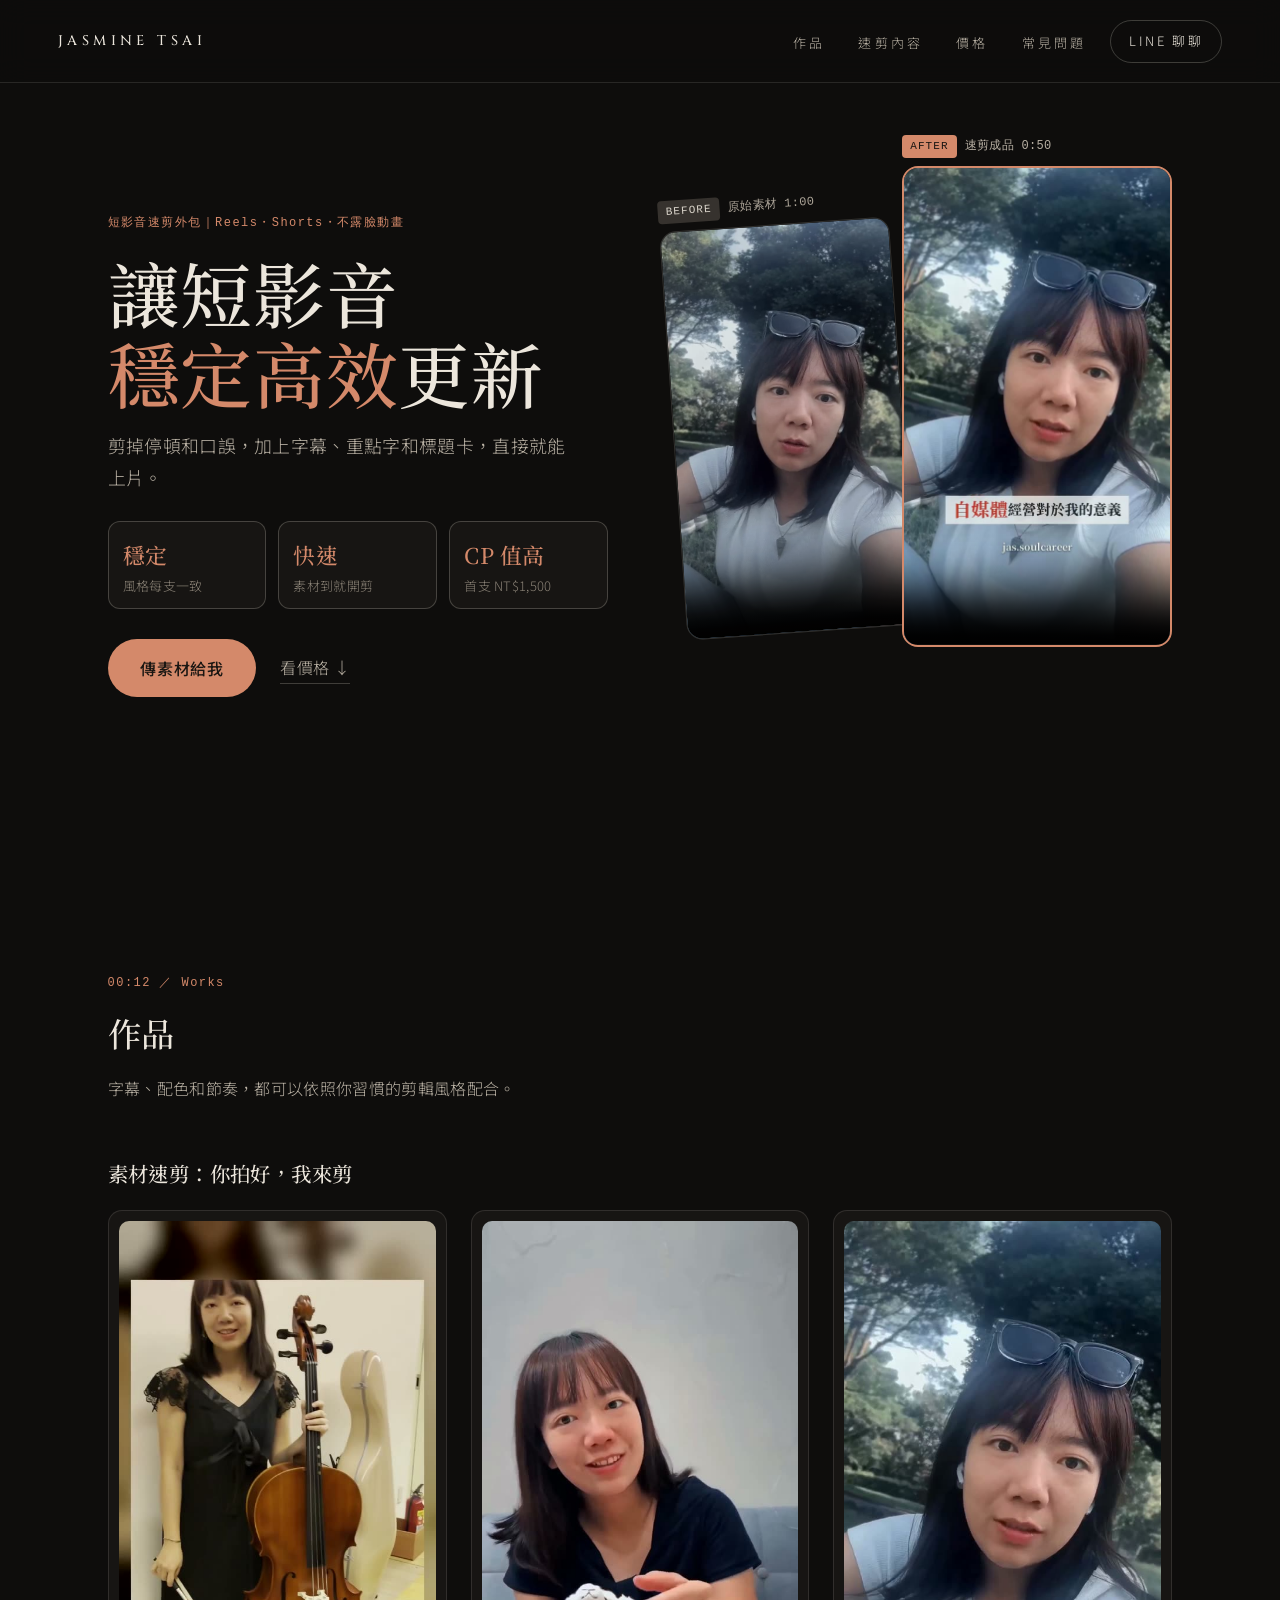
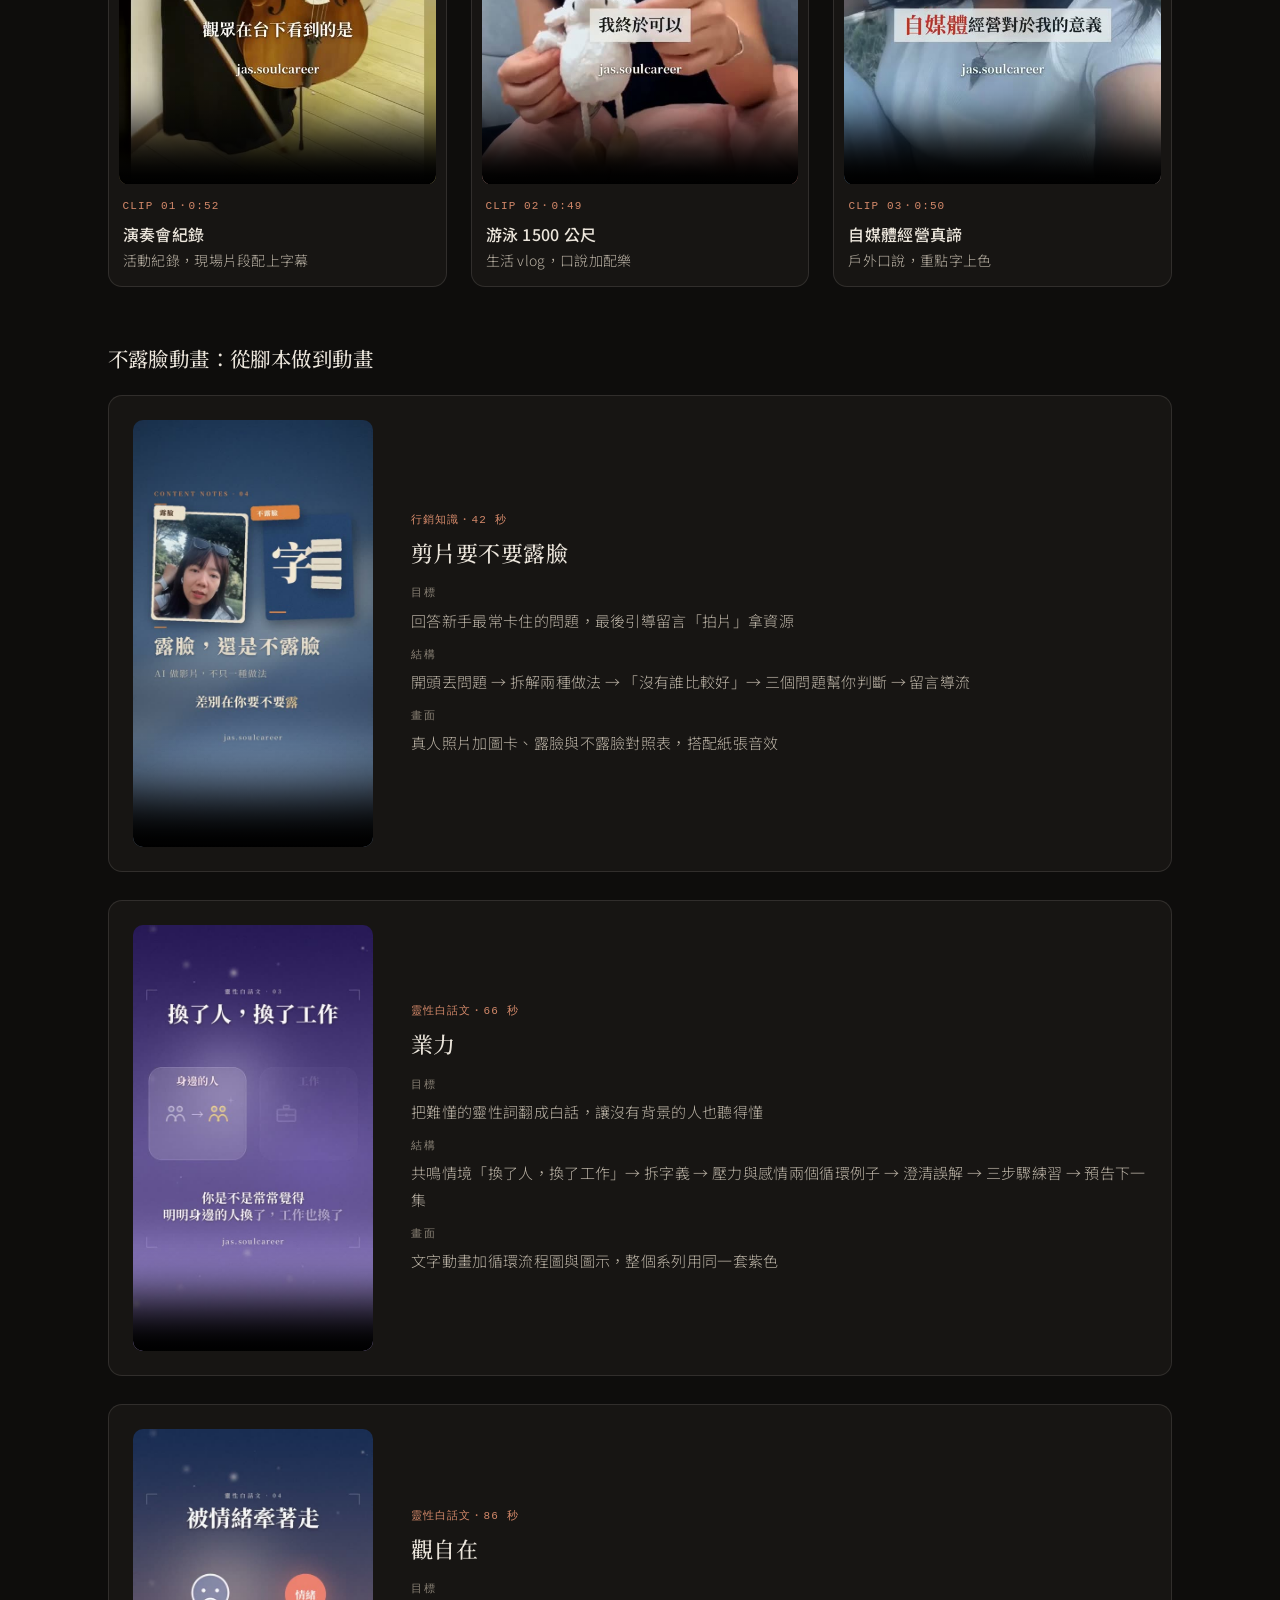
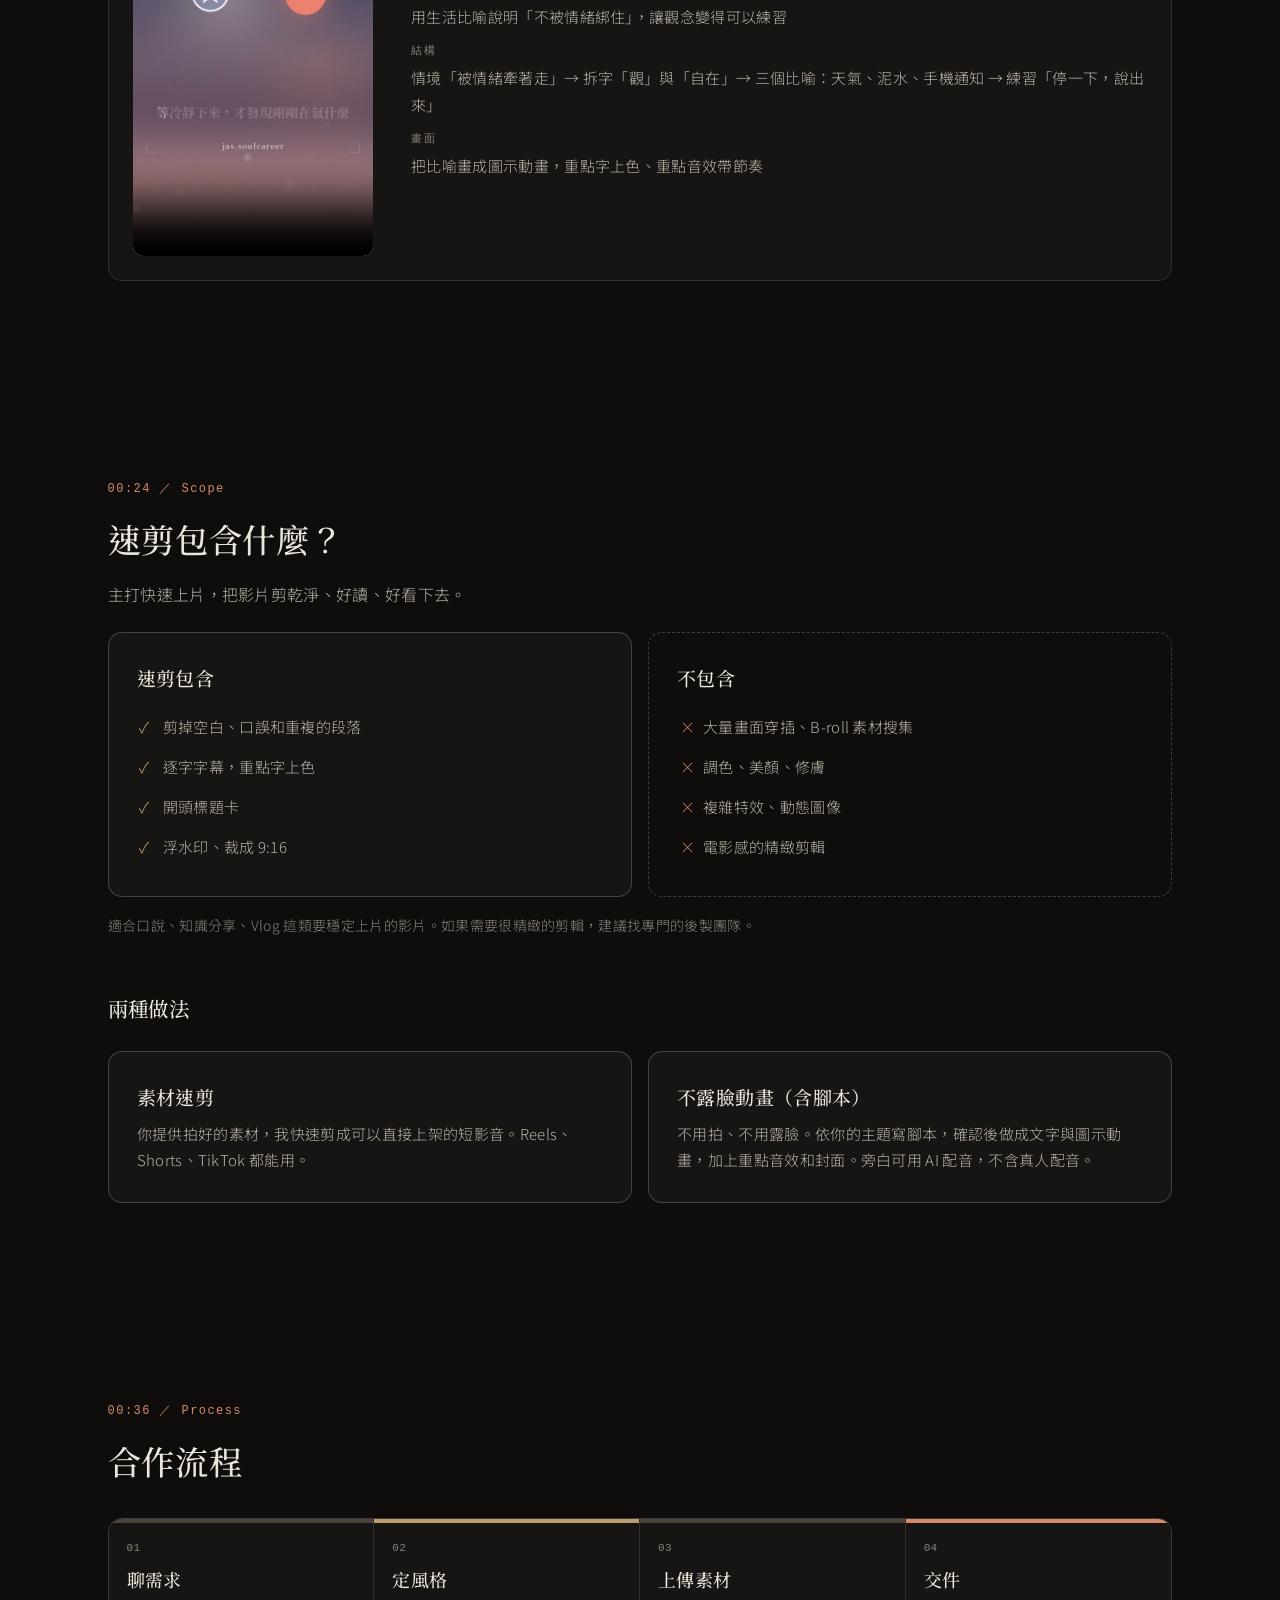
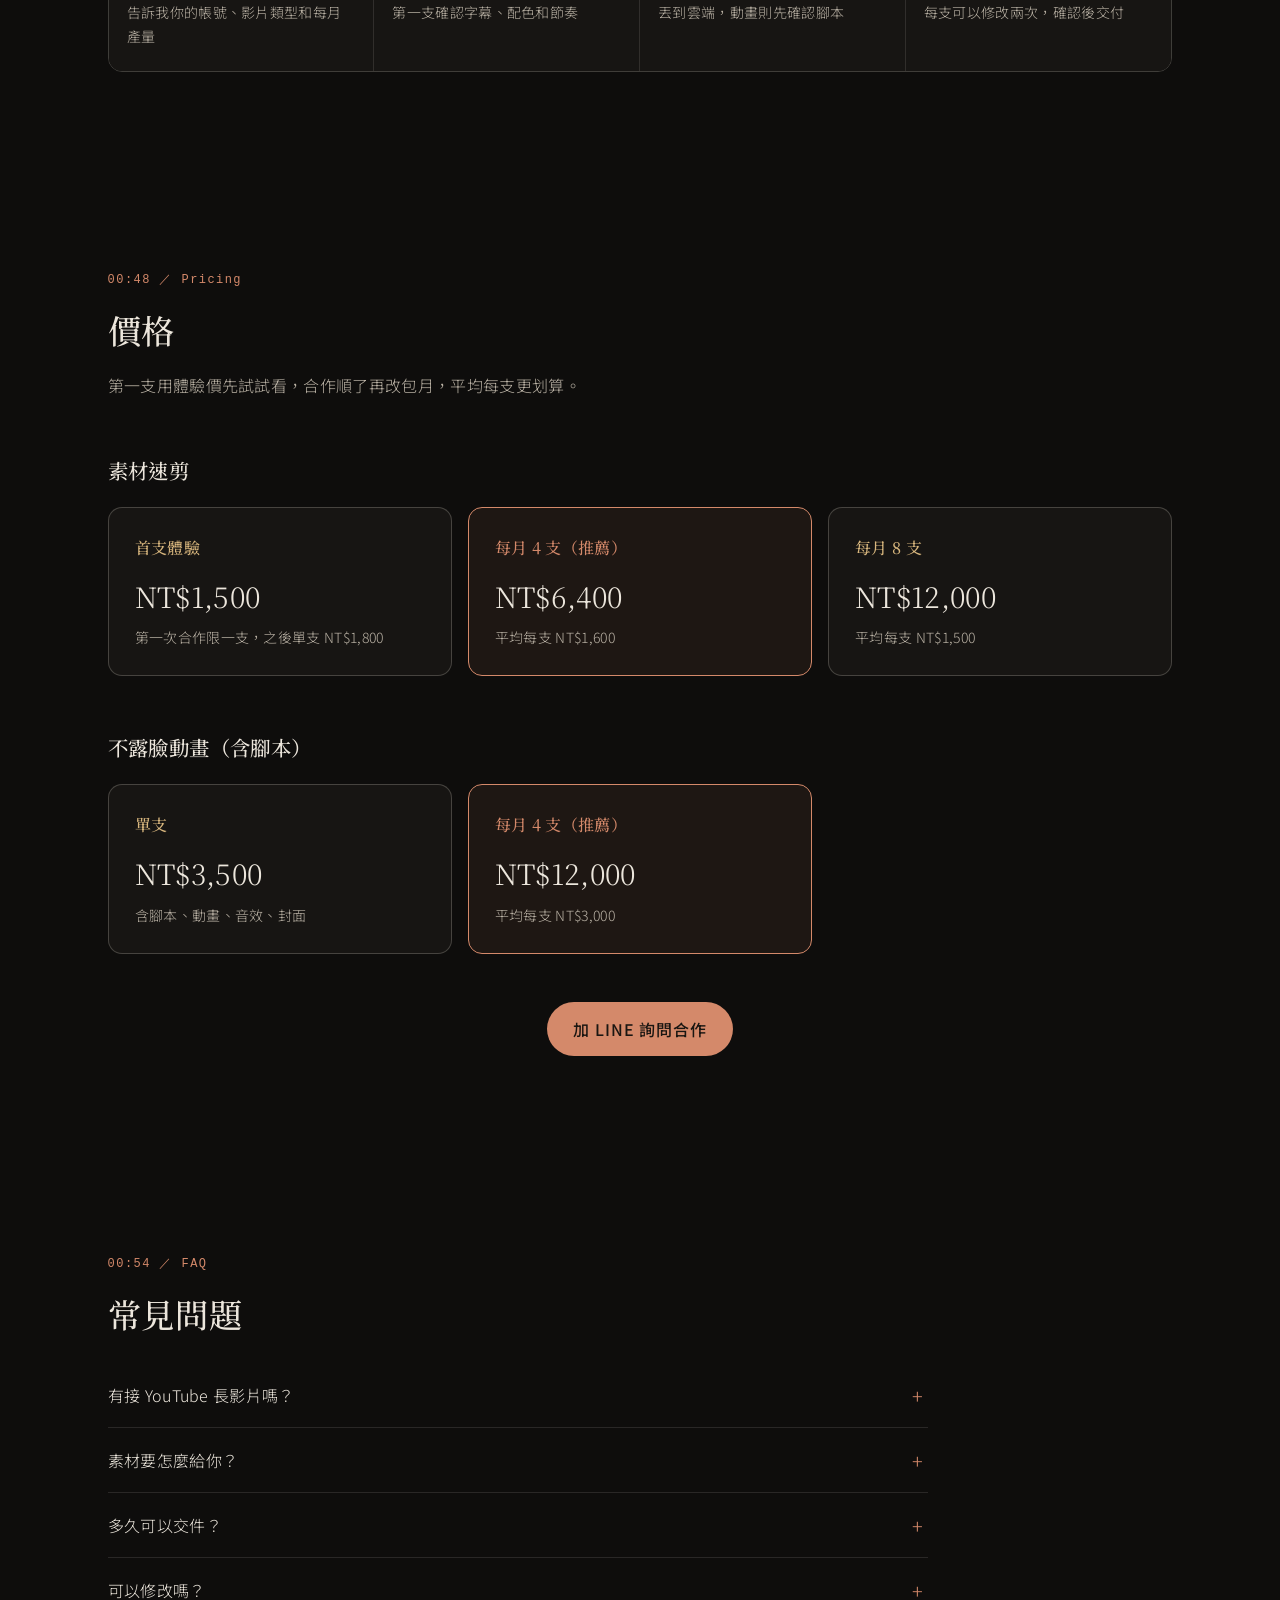
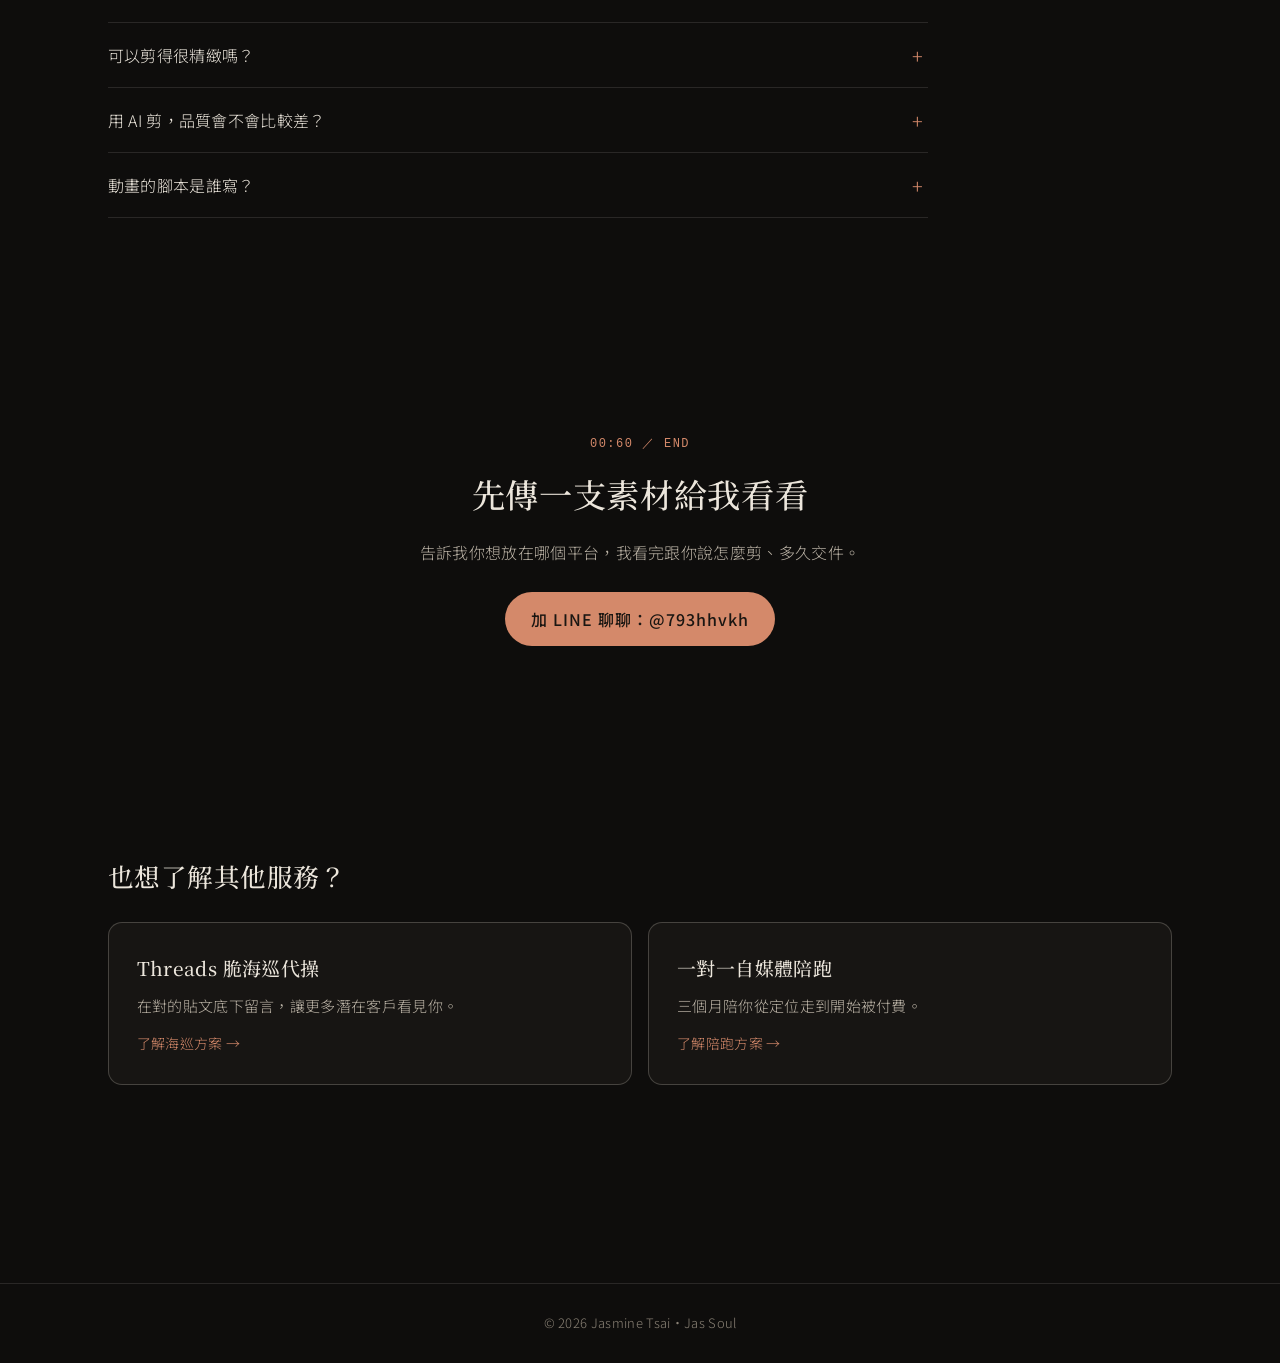
<file: ai-video/index.html>
<!doctype html>
<html lang="zh-Hant">
<head>
<meta charset="utf-8">
<!-- Google Analytics 4（跟 jas-soul.com 同一個資源） -->
<script async src="https://www.googletagmanager.com/gtag/js?id=G-79V9EQRSN1"></script>
<script>
window.dataLayer = window.dataLayer || [];
function gtag(){dataLayer.push(arguments);}
gtag('js', new Date());
gtag('config', 'G-79V9EQRSN1');
// 點 LINE 按鈕記成 line_cta_click；點去 jas-soul.com 的文章記成 article_click
document.addEventListener('click', function (e) {
  var a = e.target.closest && e.target.closest('a[href]');
  if (!a) return;
  var url = a.href, text = (a.textContent || '').replace(/\s+/g, ' ').trim().slice(0, 60);
  if (/line\.me|lin\.ee/.test(url)) {
    gtag('event', 'line_cta_click', { link_url: url, link_text: text, page_path: location.pathname });
  } else if (/^https:\/\/jas-soul\.com\//.test(url)) {
    gtag('event', 'article_click', { link_url: url.split('?')[0], link_text: text, page_path: location.pathname });
  }
}, true);
</script>
<meta name="viewport" content="width=device-width, initial-scale=1, viewport-fit=cover">
<title>短影音速剪外包｜穩定、快速、CP 值高｜Jasmine Tsai</title>
<meta name="description" content="短影音速剪外包：口說、知識分享、Vlog 剪乾淨、上字幕和標題卡，很快就能上片。首支體驗 NT$1,500，包月更划算；也提供從腳本做到不露臉動畫。">
<meta name="theme-color" content="#0c0b0a">
<meta property="og:title" content="短影音速剪外包｜穩定、快速、CP 值高">
<meta property="og:description" content="Reels、Shorts 速剪與不露臉動畫，首支體驗 NT$1,500，包月更划算。先看作品，再聊合作。">
<meta property="og:image" content="https://jasmine.jas-soul.com/assets/img/og-ai-video.jpg">
<meta property="og:image:width" content="1200">
<meta property="og:image:height" content="630">
<meta property="og:image:alt" content="短影音剪輯外包：穩定、快速、CP 值高">
<meta property="og:url" content="https://jasmine.jas-soul.com/ai-video/">
<meta property="og:type" content="website">
<meta name="twitter:card" content="summary_large_image">
<link rel="canonical" href="https://jasmine.jas-soul.com/ai-video/">
<link rel="icon" type="image/png" sizes="180x180" href="../assets/img/favicon-threads.png">
<link rel="apple-touch-icon" href="../assets/img/favicon-threads.png">
<link rel="preconnect" href="https://fonts.googleapis.com">
<link rel="preconnect" href="https://fonts.gstatic.com" crossorigin>
<link href="https://fonts.googleapis.com/css2?family=Cinzel:wght@400;500;600&family=Noto+Sans+TC:wght@300;400;500&family=Noto+Serif+TC:wght@300;500;700&display=swap" rel="stylesheet">
<link rel="stylesheet" href="../style.css">
<link rel="stylesheet" href="editor.css">
<script type="application/ld+json">
{
 "@context": "https://schema.org",
 "@type": "Service",
 "@id": "https://jasmine.jas-soul.com/ai-video/#service",
 "name": "AI 短影音剪輯與不露臉動畫",
 "serviceType": "短影音剪輯外包",
 "description": "Reels、Shorts 短影音代剪，以及從腳本到動畫的不露臉影片製作。",
 "url": "https://jasmine.jas-soul.com/ai-video/",
 "image": "https://jasmine.jas-soul.com/assets/img/og-ai-video.jpg",
 "areaServed": {"@type": "Country", "name": "Taiwan"},
 "inLanguage": "zh-Hant",
 "provider": {"@id": "https://jasmine.jas-soul.com/#person", "@type": "Person", "name": "Jasmine Tsai", "url": "https://jasmine.jas-soul.com/"},
 "offers": [
  {"@type": "Offer", "name": "素材速剪｜首支體驗", "price": "1500", "priceCurrency": "TWD", "url": "https://jasmine.jas-soul.com/ai-video/#pricing"},
  {"@type": "Offer", "name": "素材速剪｜單支", "price": "1800", "priceCurrency": "TWD", "url": "https://jasmine.jas-soul.com/ai-video/#pricing"},
  {"@type": "Offer", "name": "素材速剪｜每月 4 支", "price": "6400", "priceCurrency": "TWD", "url": "https://jasmine.jas-soul.com/ai-video/#pricing"},
  {"@type": "Offer", "name": "素材速剪｜每月 8 支", "price": "12000", "priceCurrency": "TWD", "url": "https://jasmine.jas-soul.com/ai-video/#pricing"},
  {"@type": "Offer", "name": "不露臉動畫（含腳本）｜單支", "price": "3500", "priceCurrency": "TWD", "url": "https://jasmine.jas-soul.com/ai-video/#pricing"},
  {"@type": "Offer", "name": "不露臉動畫（含腳本）｜每月 4 支", "price": "12000", "priceCurrency": "TWD", "url": "https://jasmine.jas-soul.com/ai-video/#pricing"}
 ]
}
</script>
</head>
<body class="ed">
<a class="skip" href="#main">跳到主要內容</a>

<header class="nav ed-nav">
  <a class="nav-mark" href="../" aria-label="回到 Jasmine Tsai 首頁">Jasmine&nbsp;Tsai</a>
  <nav aria-label="本頁選單">
    <ul class="nav-links">
      <li><a href="#works">作品</a></li>
      <li><a href="#scope">速剪內容</a></li>
      <li><a href="#pricing">價格</a></li>
      <li><a href="#faq">常見問題</a></li>
    </ul>
  </nav>
  <a class="nav-cta" href="https://line.me/R/oaMessage/%40793hhvkh/?%E6%88%91%E6%83%B3%E4%BA%86%E8%A7%A3%E7%9F%AD%E5%BD%B1%E9%9F%B3%E9%80%9F%E5%89%AA" target="_blank" rel="noopener">LINE 聊聊</a>
</header>

<main id="main">

  <section class="ed-hero">
    <div class="ed-hero-text">
      <p class="ed-tc">短影音速剪外包｜Reels・Shorts・不露臉動畫</p>
      <h1>讓短影音<br><em>穩定高效</em>更新</h1>
      <p class="ed-lede">剪掉停頓和口誤，加上字幕、重點字和標題卡，直接就能上片。</p>
      <ul class="ed-stats">
        <li><b>穩定</b><span>風格每支一致</span></li>
        <li><b>快速</b><span>素材到就開剪</span></li>
        <li><b>CP 值高</b><span>首支 NT$1,500</span></li>
      </ul>
      <div class="ed-actions">
        <a class="ed-btn" href="https://line.me/R/oaMessage/%40793hhvkh/?%E6%88%91%E6%83%B3%E4%BA%86%E8%A7%A3%E7%9F%AD%E5%BD%B1%E9%9F%B3%E9%80%9F%E5%89%AA" target="_blank" rel="noopener">傳素材給我</a>
        <a class="ed-link" href="#pricing">看價格 ↓</a>
      </div>
    </div>
    <div class="ed-stack">
      <figure class="ed-stack-before">
        <figcaption><span class="ed-tag">BEFORE</span>原始素材 1:00</figcaption>
        <video src="v/selfmedia-raw.mp4" poster="v/selfmedia-raw.jpg" controls muted playsinline preload="metadata"></video>
      </figure>
      <figure class="ed-stack-after">
        <figcaption><span class="ed-tag ed-tag--rec">AFTER</span>速剪成品 0:50</figcaption>
        <video src="v/selfmedia.mp4" poster="v/selfmedia.jpg" controls muted playsinline preload="metadata"></video>
      </figure>
    </div>
  </section>

  <section class="ed-section" id="works">
    <p class="ed-tc">00:12 ／ Works</p>
    <h2>作品</h2>
    <p class="ed-intro">字幕、配色和節奏，都可以依照你習慣的剪輯風格配合。</p>

    <h3 class="ed-sub">素材速剪：你拍好，我來剪</h3>
    <div class="ed-reels">
      <figure><video src="v/concert.mp4" poster="v/concert.jpg" controls muted playsinline preload="metadata"></video><figcaption><span class="ed-clipno">CLIP 01・0:52</span><strong>演奏會紀錄</strong><span>活動紀錄，現場片段配上字幕</span></figcaption></figure>
      <figure><video src="v/swim.mp4" poster="v/swim.jpg" controls muted playsinline preload="metadata"></video><figcaption><span class="ed-clipno">CLIP 02・0:49</span><strong>游泳 1500 公尺</strong><span>生活 vlog，口說加配樂</span></figcaption></figure>
      <figure><video src="v/selfmedia.mp4" poster="v/selfmedia.jpg" controls muted playsinline preload="metadata"></video><figcaption><span class="ed-clipno">CLIP 03・0:50</span><strong>自媒體經營真諦</strong><span>戶外口說，重點字上色</span></figcaption></figure>
    </div>

    <h3 class="ed-sub">不露臉動畫：從腳本做到動畫</h3>
    <div class="ed-anim">
      <article class="ed-anim-row">
        <video src="v/face.mp4" poster="v/face.jpg" controls muted playsinline preload="metadata"></video>
        <div class="ed-anim-case">
        <p class="ed-clipno">行銷知識・42 秒</p>
        <h4>剪片要不要露臉</h4>
        <dl>
          <dt>目標</dt><dd>回答新手最常卡住的問題，最後引導留言「拍片」拿資源</dd>
          <dt>結構</dt><dd>開頭丟問題 → 拆解兩種做法 → 「沒有誰比較好」→ 三個問題幫你判斷 → 留言導流</dd>
          <dt>畫面</dt><dd>真人照片加圖卡、露臉與不露臉對照表，搭配紙張音效</dd>
        </dl>
        </div>
      </article>
      <article class="ed-anim-row">
        <video src="v/karma.mp4" poster="v/karma.jpg" controls muted playsinline preload="metadata"></video>
        <div class="ed-anim-case">
        <p class="ed-clipno">靈性白話文・66 秒</p>
        <h4>業力</h4>
        <dl>
          <dt>目標</dt><dd>把難懂的靈性詞翻成白話，讓沒有背景的人也聽得懂</dd>
          <dt>結構</dt><dd>共鳴情境「換了人，換了工作」→ 拆字義 → 壓力與感情兩個循環例子 → 澄清誤解 → 三步驟練習 → 預告下一集</dd>
          <dt>畫面</dt><dd>文字動畫加循環流程圖與圖示，整個系列用同一套紫色</dd>
        </dl>
        </div>
      </article>
      <article class="ed-anim-row">
        <video src="v/guanyin.mp4" poster="v/guanyin.jpg" controls muted playsinline preload="metadata"></video>
        <div class="ed-anim-case">
        <p class="ed-clipno">靈性白話文・86 秒</p>
        <h4>觀自在</h4>
        <dl>
          <dt>目標</dt><dd>用生活比喻說明「不被情緒綁住」，讓觀念變得可以練習</dd>
          <dt>結構</dt><dd>情境「被情緒牽著走」→ 拆字「觀」與「自在」→ 三個比喻：天氣、泥水、手機通知 → 練習「停一下，說出來」</dd>
          <dt>畫面</dt><dd>把比喻畫成圖示動畫，重點字上色、重點音效帶節奏</dd>
        </dl>
        </div>
      </article>
    </div>
  </section>

  <section class="ed-section ed-band" id="scope">
    <p class="ed-tc">00:24 ／ Scope</p>
    <h2>速剪包含什麼？</h2>
    <p class="ed-intro">主打快速上片，把影片剪乾淨、好讀、好看下去。</p>
    <div class="ed-two">
      <div class="ed-card">
        <h3>速剪包含</h3>
        <ul class="ed-yes"><li>剪掉空白、口誤和重複的段落</li><li>逐字字幕，重點字上色</li><li>開頭標題卡</li><li>浮水印、裁成 9:16</li></ul>
      </div>
      <div class="ed-card ed-card--quiet">
        <h3>不包含</h3>
        <ul class="ed-no"><li>大量畫面穿插、B-roll 素材搜集</li><li>調色、美顏、修膚</li><li>複雜特效、動態圖像</li><li>電影感的精緻剪輯</li></ul>
      </div>
    </div>
    <p class="ed-note">適合口說、知識分享、Vlog 這類要穩定上片的影片。如果需要很精緻的剪輯，建議找專門的後製團隊。</p>

    <h3 class="ed-sub">兩種做法</h3>
    <div class="ed-two">
      <div class="ed-card"><h3>素材速剪</h3><p>你提供拍好的素材，我快速剪成可以直接上架的短影音。Reels、Shorts、TikTok 都能用。</p></div>
      <div class="ed-card"><h3>不露臉動畫（含腳本）</h3><p>不用拍、不用露臉。依你的主題寫腳本，確認後做成文字與圖示動畫，加上重點音效和封面。旁白可用 AI 配音，不含真人配音。</p></div>
    </div>
  </section>

  <section class="ed-section" id="process">
    <p class="ed-tc">00:36 ／ Process</p>
    <h2>合作流程</h2>
    <ol class="ed-flow">
      <li><span>01</span><b>聊需求</b>告訴我你的帳號、影片類型和每月產量</li>
      <li><span>02</span><b>定風格</b>第一支確認字幕、配色和節奏</li>
      <li><span>03</span><b>上傳素材</b>丟到雲端，動畫則先確認腳本</li>
      <li><span>04</span><b>交件</b>每支可以修改兩次，確認後交付</li>
    </ol>
  </section>

  <section class="ed-section ed-band" id="pricing">
    <p class="ed-tc">00:48 ／ Pricing</p>
    <h2>價格</h2>
    <p class="ed-intro">第一支用體驗價先試試看，合作順了再改包月，平均每支更划算。</p>
    <h3 class="ed-sub">素材速剪</h3>
    <div class="ed-plans">
      <article class="ed-plan"><h4>首支體驗</h4><p class="ed-price">NT$1,500</p><p>第一次合作限一支，之後單支 NT$1,800</p></article>
      <article class="ed-plan ed-plan--main"><h4>每月 4 支（推薦）</h4><p class="ed-price">NT$6,400</p><p>平均每支 NT$1,600</p></article>
      <article class="ed-plan"><h4>每月 8 支</h4><p class="ed-price">NT$12,000</p><p>平均每支 NT$1,500</p></article>
    </div>
    <h3 class="ed-sub">不露臉動畫（含腳本）</h3>
    <div class="ed-plans">
      <article class="ed-plan"><h4>單支</h4><p class="ed-price">NT$3,500</p><p>含腳本、動畫、音效、封面</p></article>
      <article class="ed-plan ed-plan--main"><h4>每月 4 支（推薦）</h4><p class="ed-price">NT$12,000</p><p>平均每支 NT$3,000</p></article>
    </div>
    <div class="ed-actions ed-center"><a class="ed-btn" href="https://line.me/R/oaMessage/%40793hhvkh/?%E6%88%91%E6%83%B3%E4%BA%86%E8%A7%A3%E7%9F%AD%E5%BD%B1%E9%9F%B3%E9%80%9F%E5%89%AA" target="_blank" rel="noopener">加 LINE 詢問合作</a></div>
  </section>

  <section class="ed-section" id="faq">
    <p class="ed-tc">00:54 ／ FAQ</p>
    <h2>常見問題</h2>
    <div class="ed-faq">
      <details>
        <summary>有接 YouTube 長影片嗎？</summary>
        <p>目前專注在 Reels、Shorts、TikTok 這類短影音。如果你有長影片，可以挑出精華片段剪成短影音。</p>
      </details>
      <details>
        <summary>素材要怎麼給你？</summary>
        <p>上傳到 Google 雲端硬碟或其他雲端空間，把連結傳給我就好。手機直拍的影片也可以。</p>
      </details>
      <details>
        <summary>多久可以交件？</summary>
        <p>依每月產量和影片長度安排，合作前會先跟你約好交件時間。</p>
      </details>
      <details>
        <summary>可以修改嗎？</summary>
        <p>可以，每支影片可以修改兩次。第一支會花比較多時間跟你對齊風格，之後的影片照同一個風格製作，修改也會比較快。</p>
      </details>
      <details>
        <summary>可以剪得很精緻嗎？</summary>
        <p>我主打速剪：口說影片剪乾淨、上字幕和標題卡，很快就能上片。調色、美顏或大量畫面穿插不在服務範圍，需要的話建議找專門的後製團隊。</p>
      </details>
      <details>
        <summary>用 AI 剪，品質會不會比較差？</summary>
        <p>AI 負責去除空白、產生字幕這些重複的工作，選段落、抓節奏、字幕校對和最後的檢查，都是我自己做。</p>
      </details>
      <details>
        <summary>動畫的腳本是誰寫？</summary>
        <p>不露臉動畫方案包含腳本，我會依你的主題和受眾撰寫，你確認後才開始製作。</p>
      </details>
    </div>
  </section>

  <section class="ed-cta">
    <p class="ed-tc">00:60 ／ END</p>
    <h2>先傳一支素材給我看看</h2>
    <p>告訴我你想放在哪個平台，我看完跟你說怎麼剪、多久交件。</p>
    <a class="ed-btn" href="https://line.me/R/oaMessage/%40793hhvkh/?%E6%88%91%E6%83%B3%E4%BA%86%E8%A7%A3%E7%9F%AD%E5%BD%B1%E9%9F%B3%E9%80%9F%E5%89%AA" target="_blank" rel="noopener">加 LINE 聊聊：@793hhvkh</a>
  </section>

  <section class="ed-section ed-more">
    <h2>也想了解其他服務？</h2>
    <div class="ed-two">
      <a class="ed-card ed-more-link" href="../threads/"><h3>Threads 脆海巡代操</h3><p>在對的貼文底下留言，讓更多潛在客戶看見你。</p><span>了解海巡方案 →</span></a>
      <a class="ed-card ed-more-link" href="https://selfmedia.jas-soul.com/" target="_blank" rel="noopener"><h3>一對一自媒體陪跑</h3><p>三個月陪你從定位走到開始被付費。</p><span>了解陪跑方案 →</span></a>
    </div>
  </section>

</main>

<footer class="ed-footer"><p>© 2026 Jasmine Tsai・Jas Soul</p></footer>
<script>
(()=>{
  const vids=[...document.querySelectorAll('.ed-stack video, .ed-reels video, .ed-anim video')];
  const play=v=>{vids.forEach(o=>{if(o!==v)o.pause();});const p=v.play();if(p)p.catch(()=>{});};
  vids.forEach(v=>{v.muted=true;v.addEventListener('play',()=>vids.forEach(o=>{if(o!==v)o.pause();}));});
  if(matchMedia('(hover: hover)').matches){
    vids.forEach(v=>{v.addEventListener('mouseenter',()=>play(v));v.addEventListener('mouseleave',()=>{if(v.muted)v.pause();});});
  }else if('IntersectionObserver' in window){
    const io=new IntersectionObserver(es=>es.forEach(e=>{const v=e.target;if(e.isIntersecting&&e.intersectionRatio>=.6){play(v);}else if(!v.paused&&v.muted){v.pause();}}),{threshold:[0,.6]});
    vids.forEach(v=>io.observe(v));
  }
})();
(()=>{ /* LINE prefilled messages only work in the phone app; desktop keeps the add-friend page */
  if(/Android|iPhone|iPad|iPod/i.test(navigator.userAgent)) return;
  document.querySelectorAll('a[href*="line.me/R/oaMessage/"]').forEach(a=>a.href='https://line.me/R/ti/p/@793hhvkh');
})();
</script>
</body>
</html>
</file>
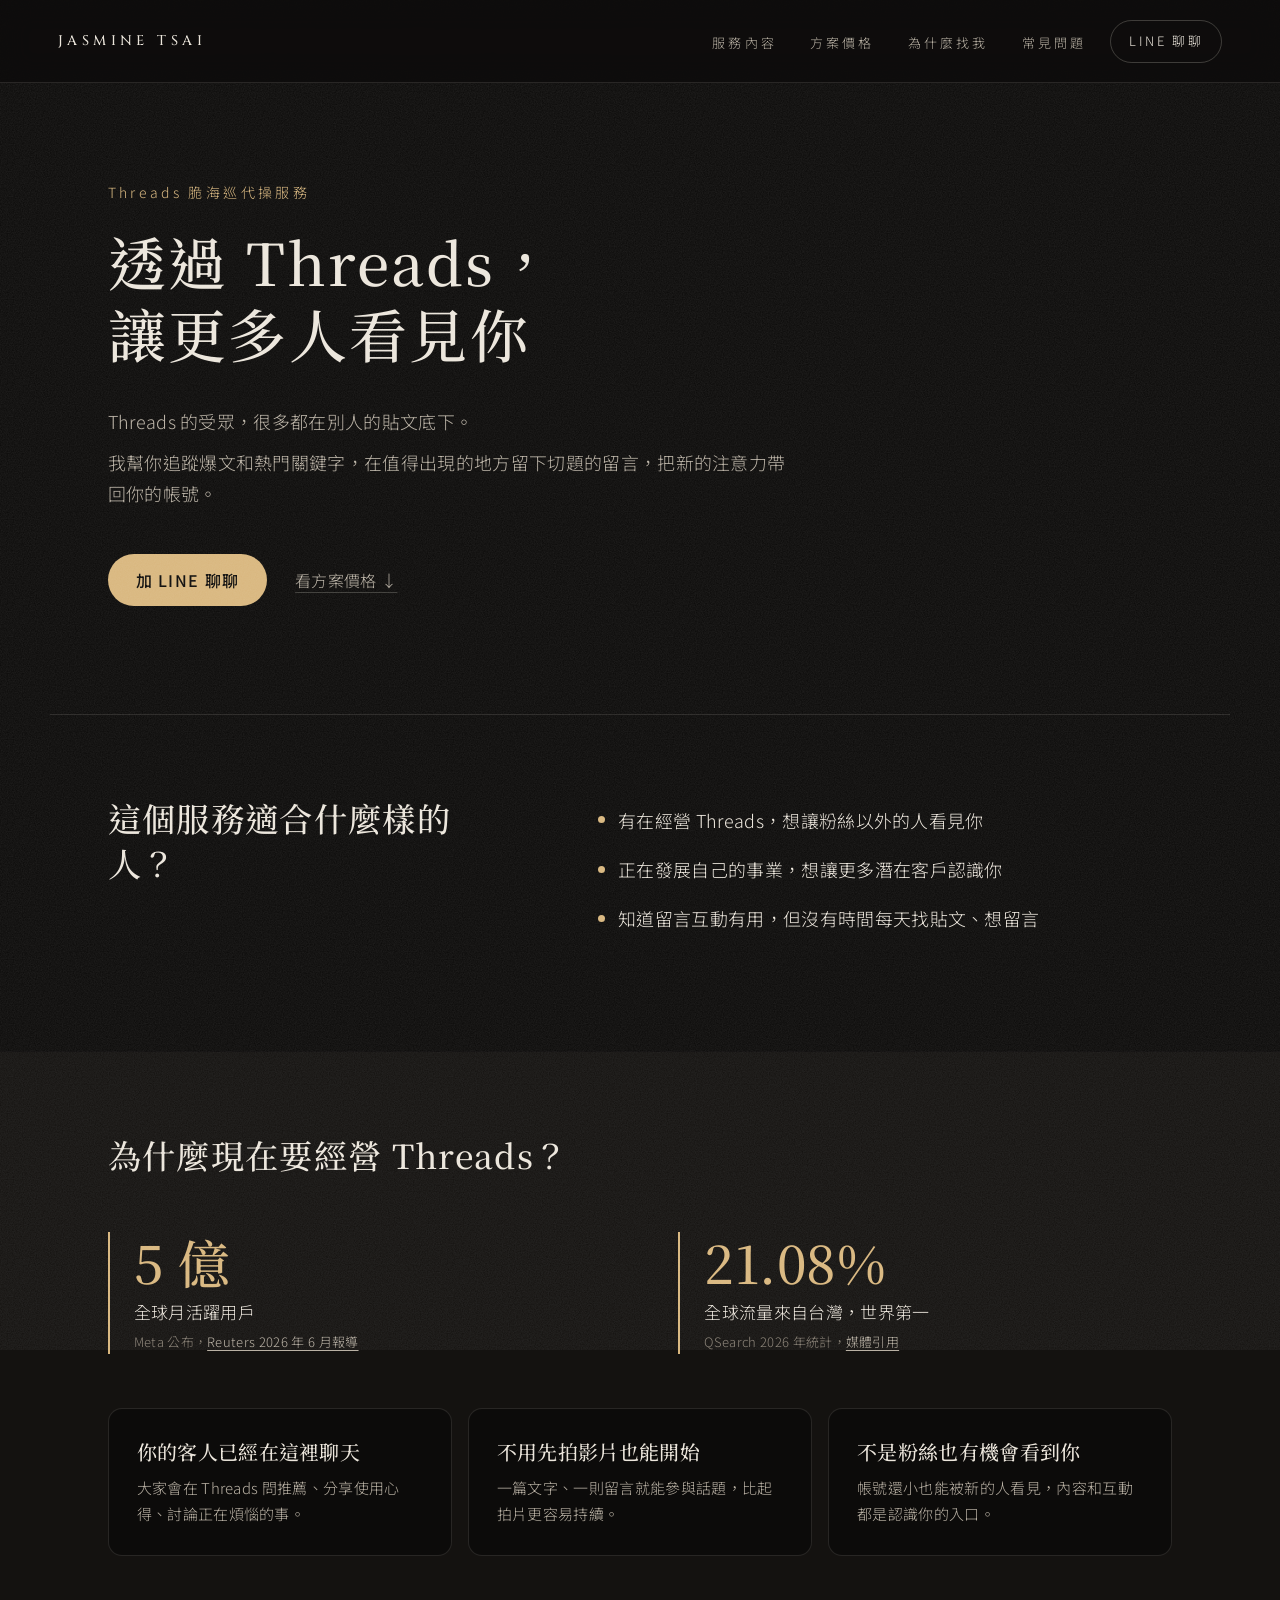
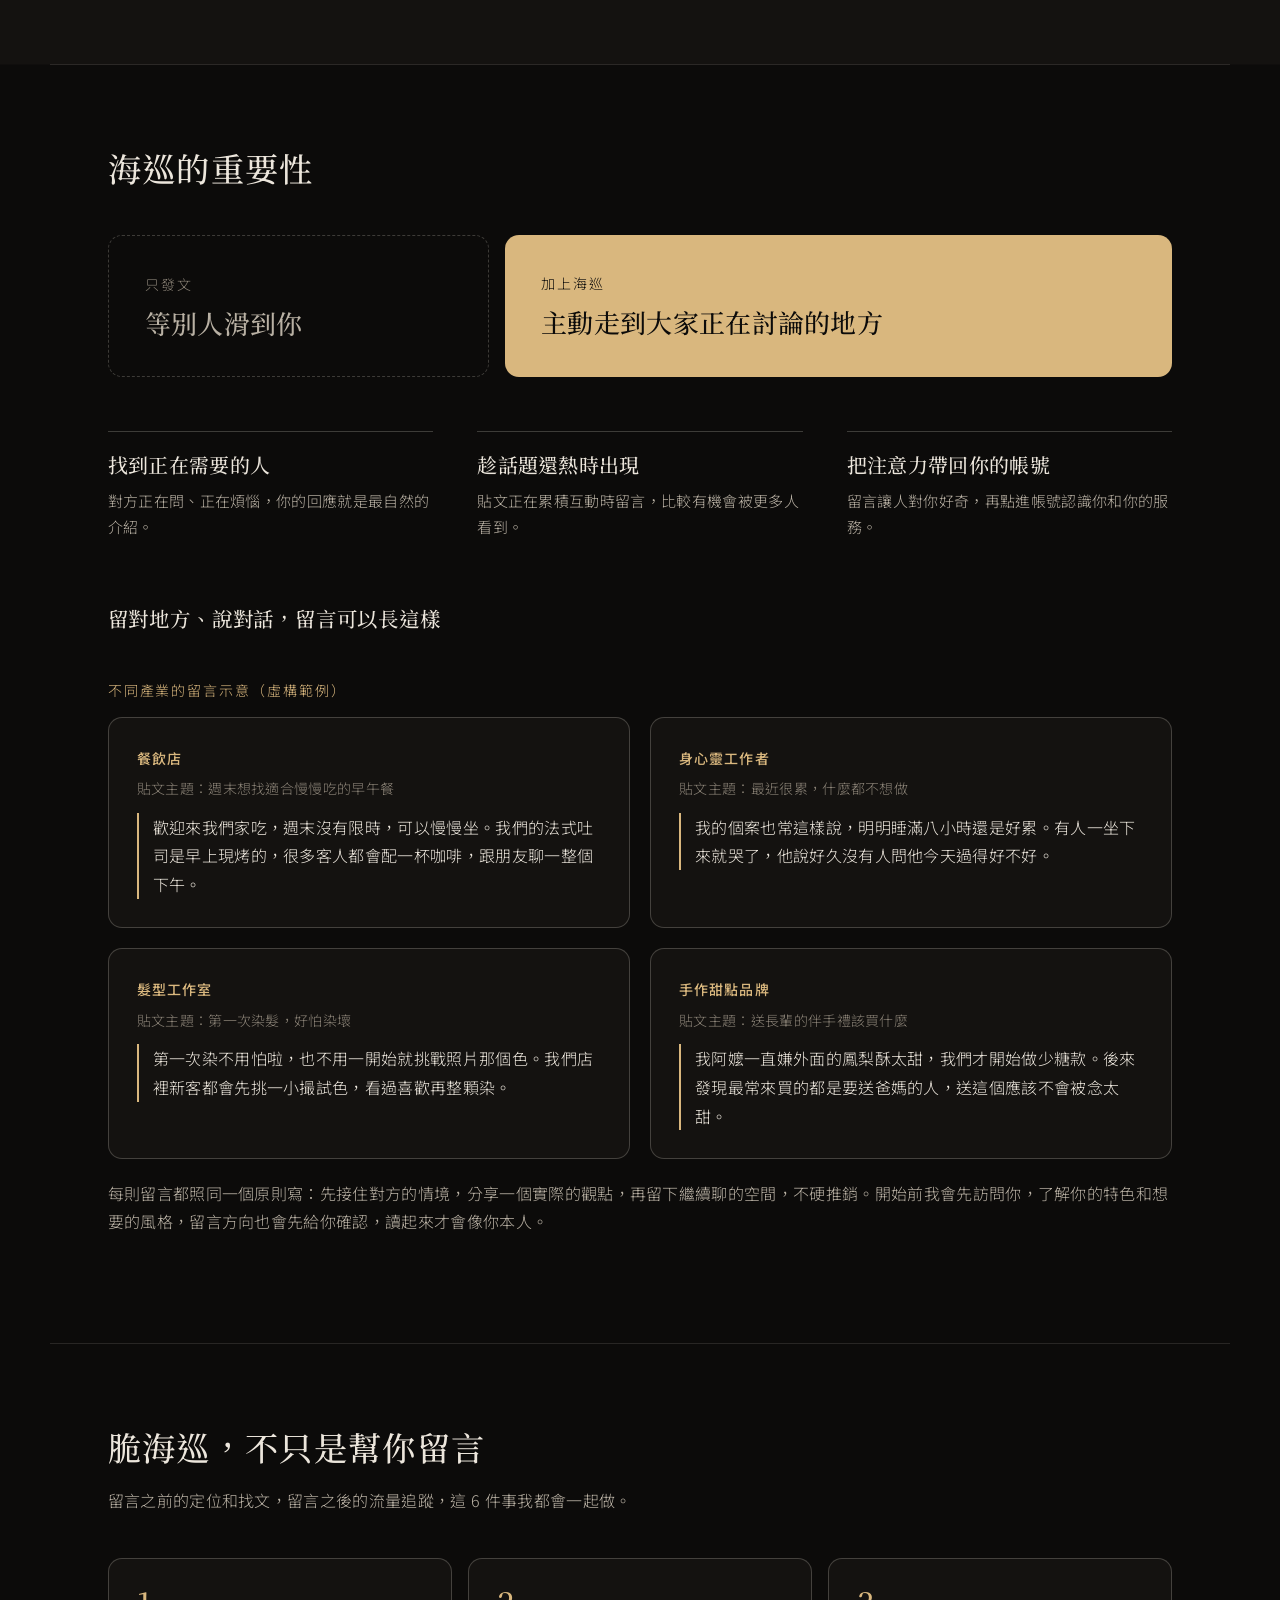
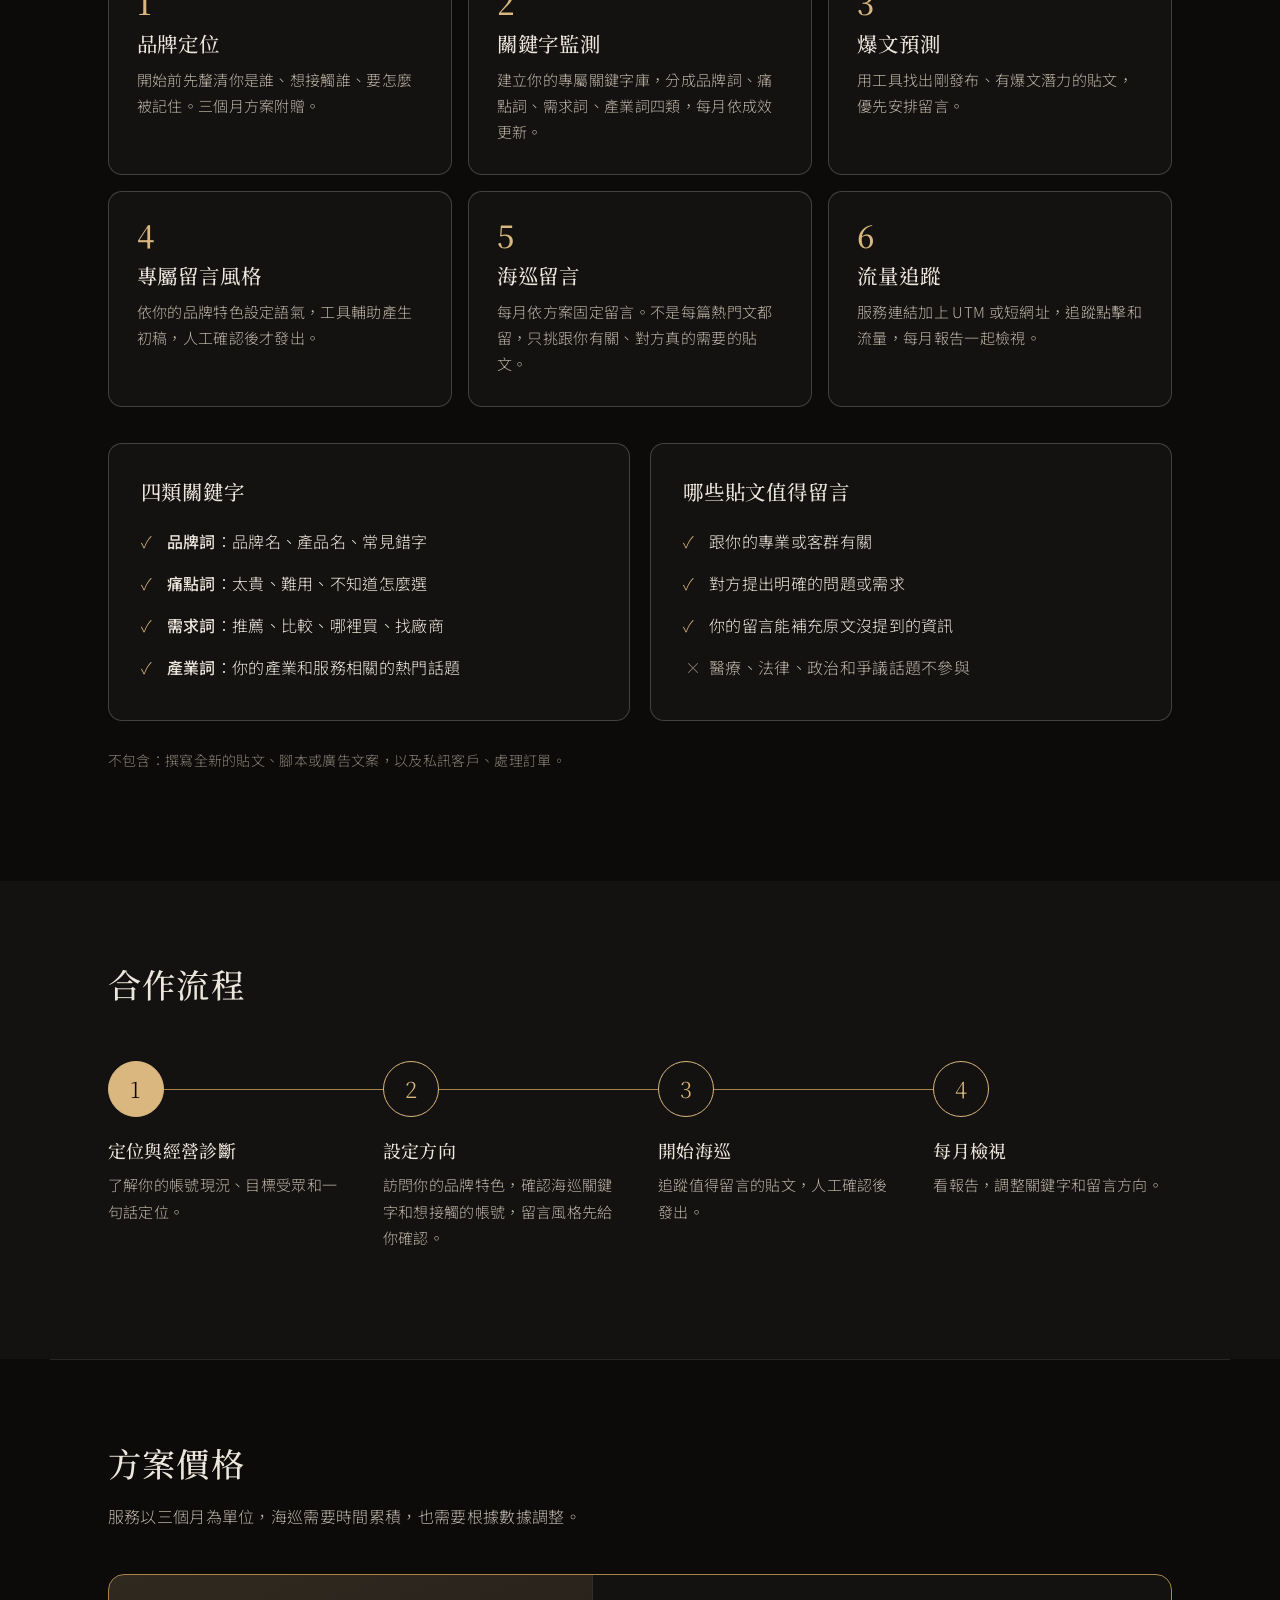
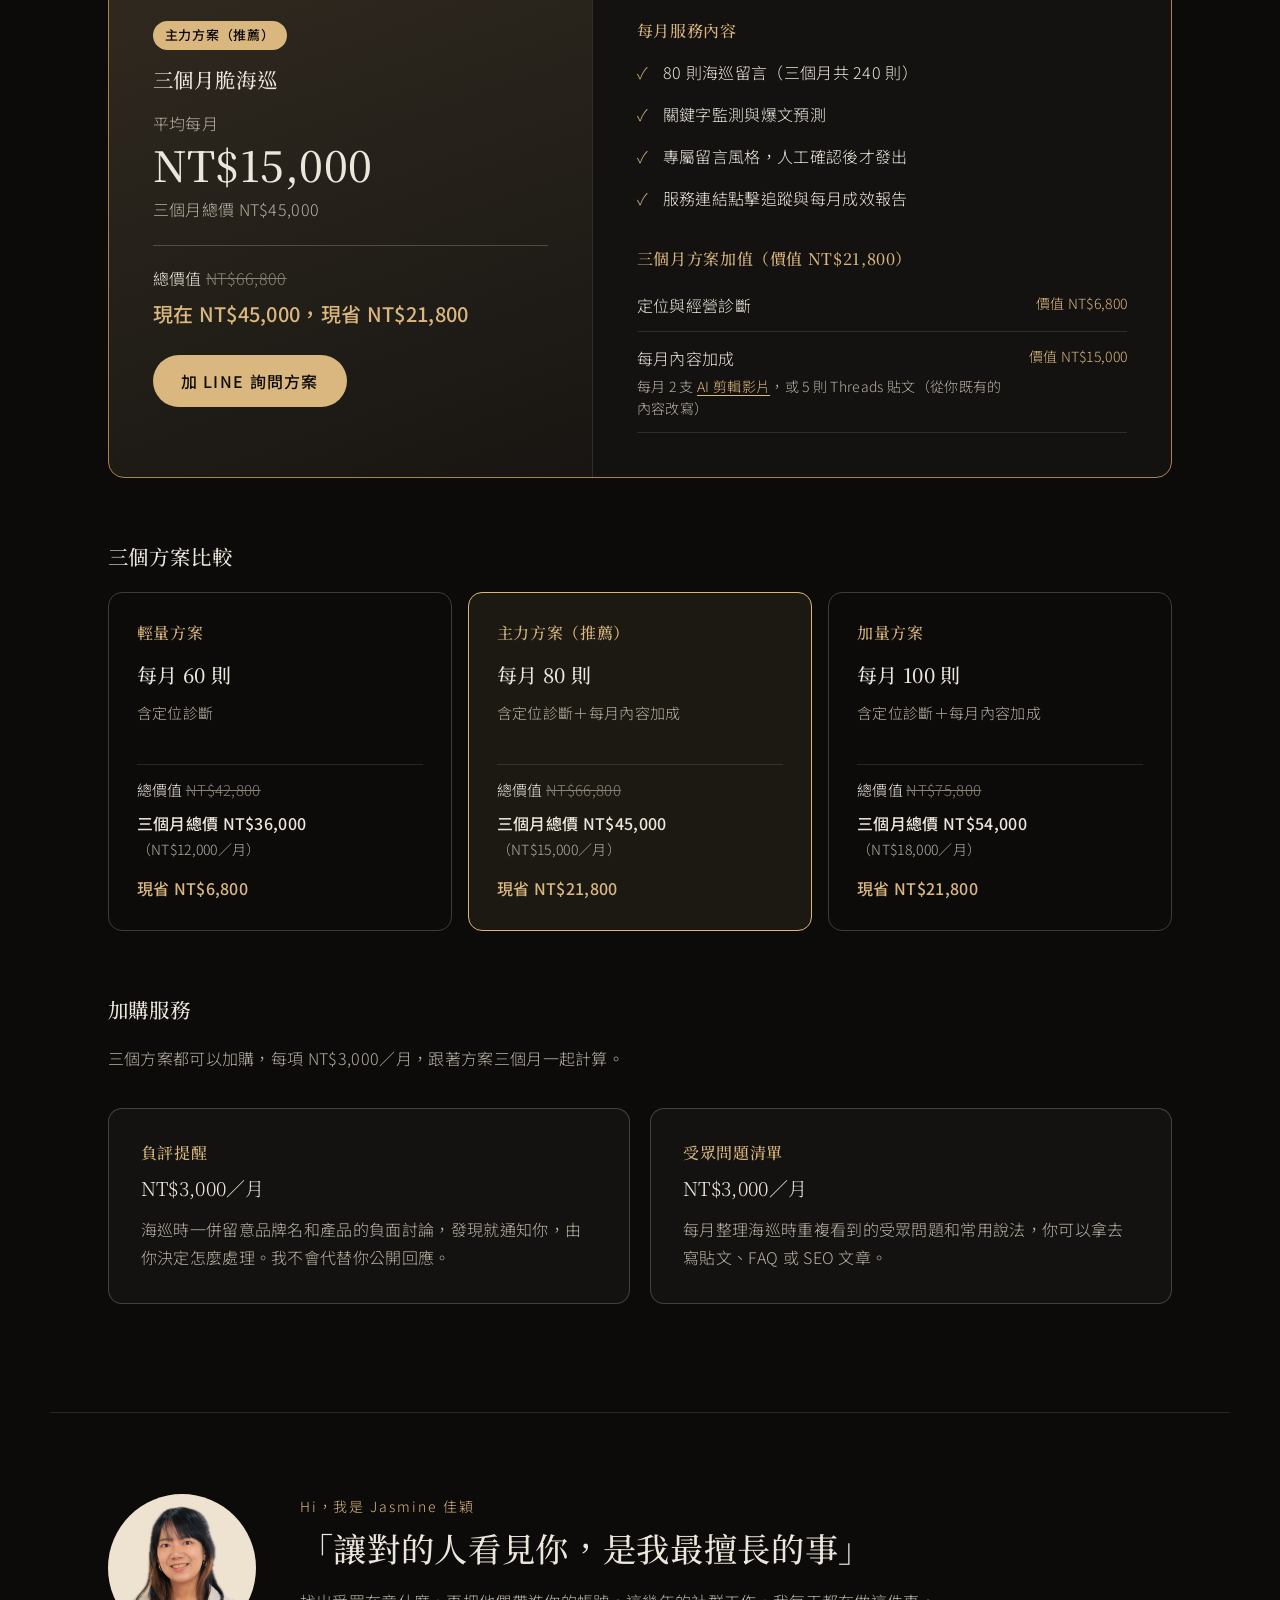
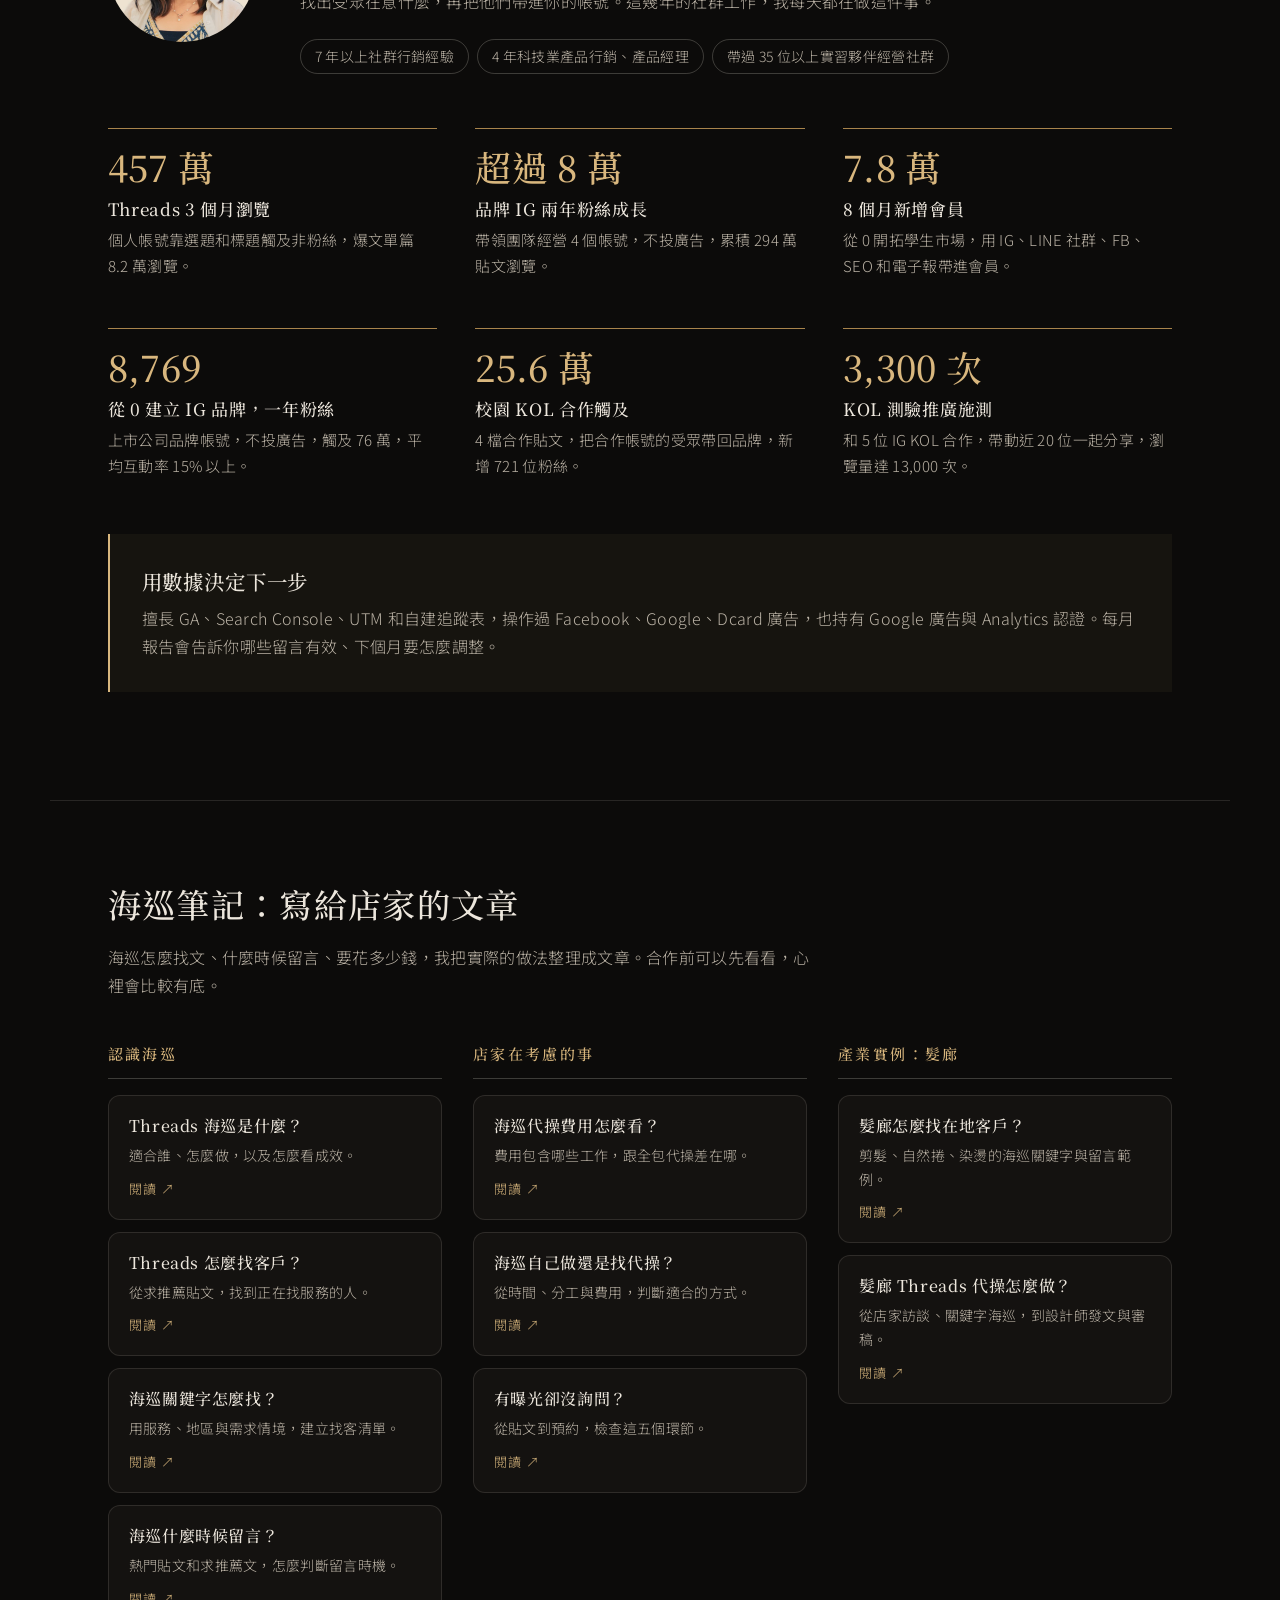
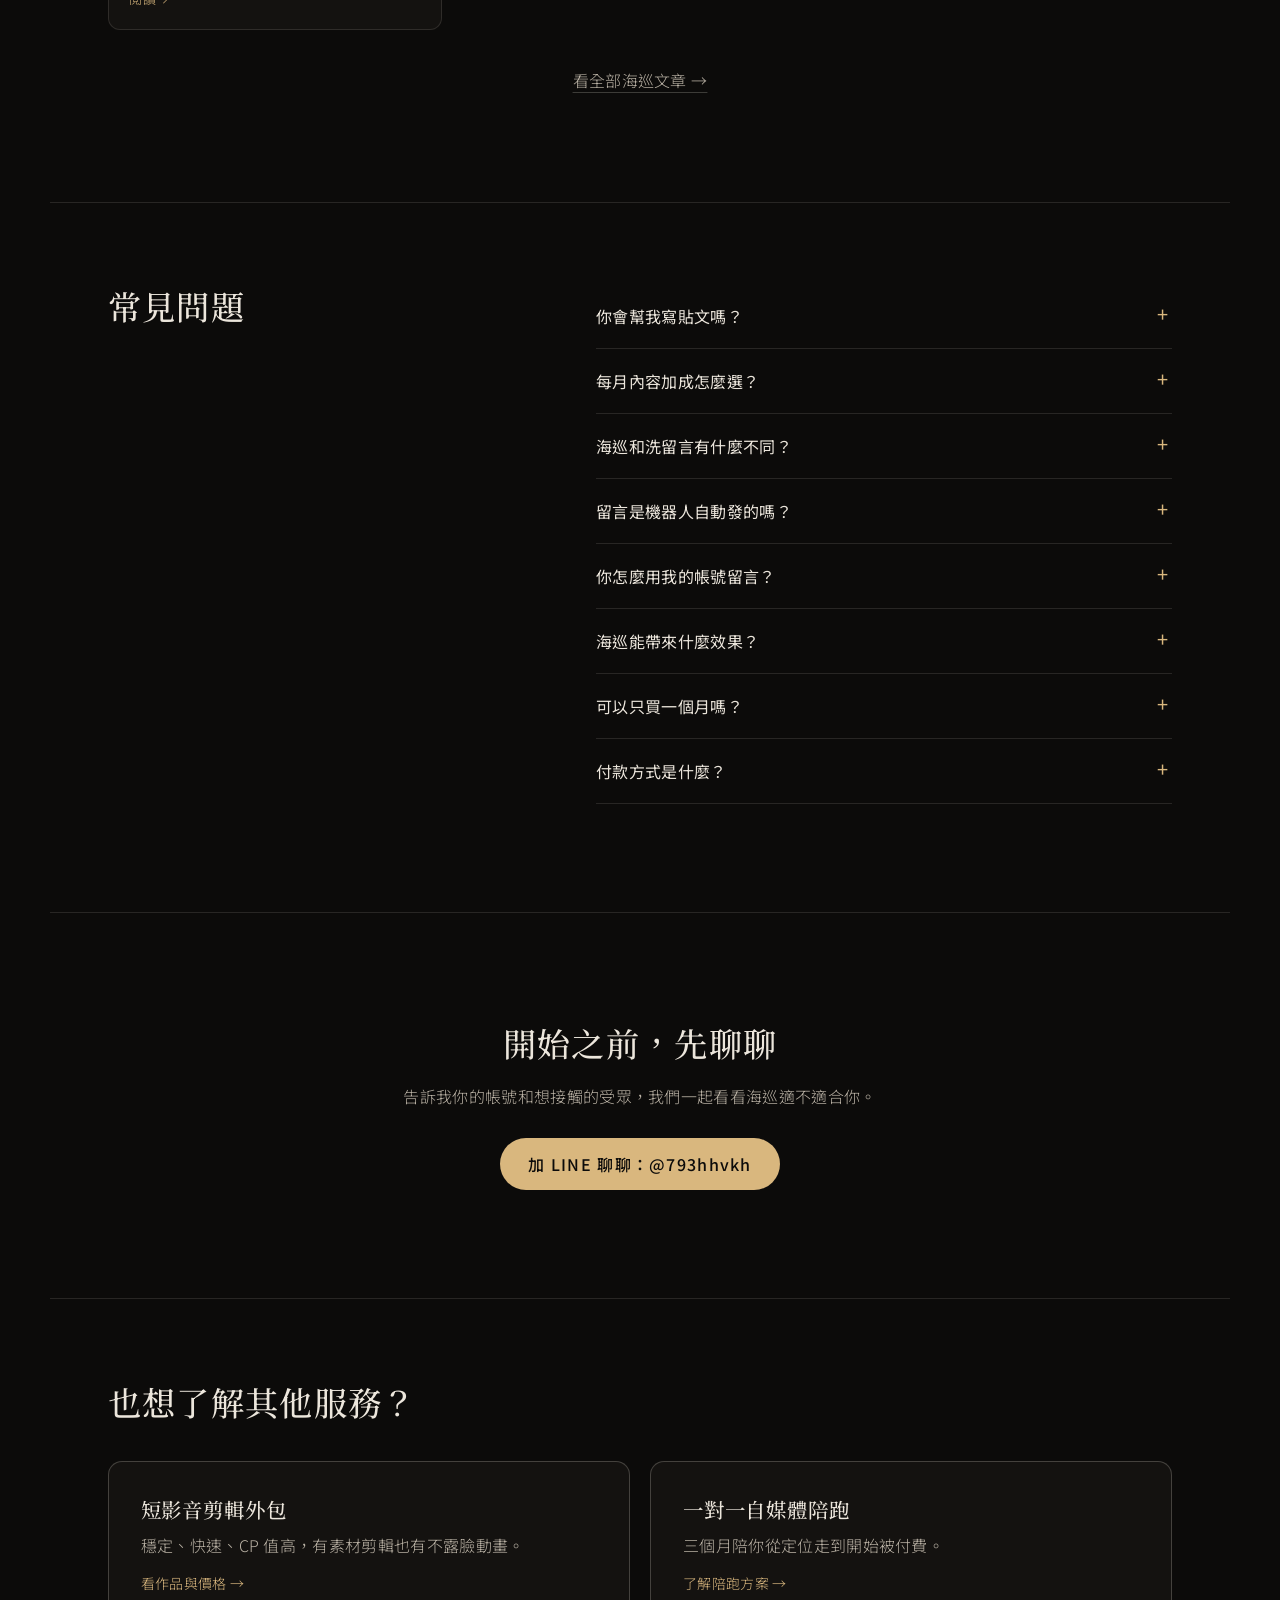
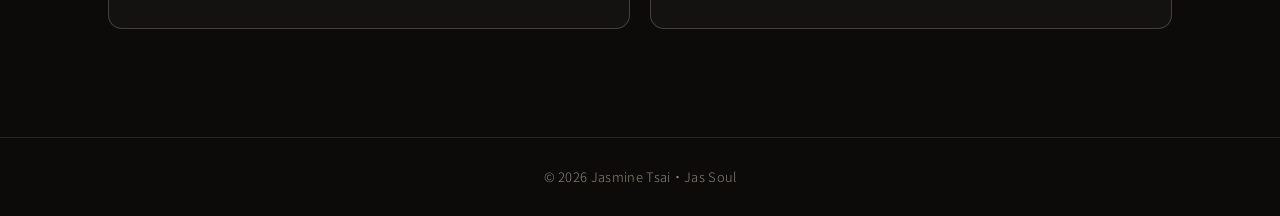
<file: threads/index.html>
<!doctype html>
<html lang="zh-Hant">
<head>
<meta charset="utf-8">
<!-- Google Analytics 4（跟 jas-soul.com 同一個資源） -->
<script async src="https://www.googletagmanager.com/gtag/js?id=G-79V9EQRSN1"></script>
<script>
window.dataLayer = window.dataLayer || [];
function gtag(){dataLayer.push(arguments);}
gtag('js', new Date());
gtag('config', 'G-79V9EQRSN1');
// 點 LINE 按鈕記成 line_cta_click；點去 jas-soul.com 的文章記成 article_click
document.addEventListener('click', function (e) {
  var a = e.target.closest && e.target.closest('a[href]');
  if (!a) return;
  var url = a.href, text = (a.textContent || '').replace(/\s+/g, ' ').trim().slice(0, 60);
  if (/line\.me|lin\.ee/.test(url)) {
    gtag('event', 'line_cta_click', { link_url: url, link_text: text, page_path: location.pathname });
  } else if (/^https:\/\/jas-soul\.com\//.test(url)) {
    gtag('event', 'article_click', { link_url: url.split('?')[0], link_text: text, page_path: location.pathname });
  }
}, true);
</script>
<meta name="viewport" content="width=device-width, initial-scale=1, viewport-fit=cover">
<title>Threads 脆海巡代操服務｜讓更多人看見你｜Jasmine Tsai</title>
<meta name="description" content="Threads（脆）海巡代操服務：從品牌定位、關鍵字監測、爆文預測、專屬留言風格到流量追蹤，留言人工確認後才發出。透過脆海巡，讓更多潛在客戶看見你。">
<meta name="theme-color" content="#0c0b0a">
<meta property="og:title" content="Threads 脆海巡代操服務｜讓更多人看見你">
<meta property="og:description" content="不只是幫你留言。從品牌定位、關鍵字監測、爆文預測到流量追蹤，透過脆海巡讓更多潛在客戶看見你。">
<meta property="og:image" content="https://jasmine.jas-soul.com/assets/img/og-threads.jpg">
<meta property="og:image:width" content="1200">
<meta property="og:image:height" content="630">
<meta property="og:image:alt" content="Threads 海巡服務：透過 Threads，讓更多人看見你">
<meta name="twitter:card" content="summary_large_image">
<link rel="icon" type="image/png" sizes="180x180" href="../assets/img/favicon-threads.png">
<link rel="apple-touch-icon" href="../assets/img/favicon-threads.png">
<meta property="og:url" content="https://jasmine.jas-soul.com/threads/">
<link rel="canonical" href="https://jasmine.jas-soul.com/threads/">
<meta property="og:type" content="website">
<link rel="preconnect" href="https://fonts.googleapis.com">
<link rel="preconnect" href="https://fonts.gstatic.com" crossorigin>
<link href="https://fonts.googleapis.com/css2?family=Cinzel:wght@400;500;600&family=Noto+Sans+TC:wght@300;400;500&family=Noto+Serif+TC:wght@300;500;700&display=swap" rel="stylesheet">
<link rel="stylesheet" href="../style.css">
<link rel="stylesheet" href="threads.css">
<script type="application/ld+json">
{
 "@context": "https://schema.org",
 "@type": "Service",
 "@id": "https://jasmine.jas-soul.com/threads/#service",
 "name": "Threads 脆海巡代操服務",
 "serviceType": "Threads 海巡留言代操",
 "description": "從品牌定位、關鍵字監測、爆文預測、專屬留言風格到流量追蹤，留言人工確認後才發出。",
 "url": "https://jasmine.jas-soul.com/threads/",
 "image": "https://jasmine.jas-soul.com/assets/img/og-threads.jpg",
 "areaServed": {
  "@type": "Country",
  "name": "Taiwan"
 },
 "inLanguage": "zh-Hant",
 "provider": {
  "@type": "Person",
  "@id": "https://jasmine.jas-soul.com/#person",
  "name": "Jasmine Tsai",
  "alternateName": "佳穎 Jasmine",
  "url": "https://jasmine.jas-soul.com/",
  "image": "https://jasmine.jas-soul.com/assets/img/portrait.jpg",
  "jobTitle": "社群行銷顧問",
  "sameAs": [
   "https://www.instagram.com/jas.soulcareer/",
   "https://jas-soul.com/"
  ]
 },
 "offers": [
  {
   "@type": "Offer",
   "name": "輕量方案（60 則／月，三個月）",
   "price": "36000",
   "priceCurrency": "TWD",
   "availability": "https://schema.org/InStock",
   "url": "https://jasmine.jas-soul.com/threads/#pricing"
  },
  {
   "@type": "Offer",
   "name": "主力方案（80 則／月，三個月）",
   "price": "45000",
   "priceCurrency": "TWD",
   "availability": "https://schema.org/InStock",
   "url": "https://jasmine.jas-soul.com/threads/#pricing"
  },
  {
   "@type": "Offer",
   "name": "加量方案（100 則／月，三個月）",
   "price": "54000",
   "priceCurrency": "TWD",
   "availability": "https://schema.org/InStock",
   "url": "https://jasmine.jas-soul.com/threads/#pricing"
  }
 ]
}
</script>
</head>
<body class="th">
<a class="skip" href="#main">跳到主要內容</a>
<div class="grain" aria-hidden="true"></div>

<header class="nav th-nav">
  <a class="nav-mark" href="../" aria-label="回到 Jasmine Tsai 首頁">Jasmine&nbsp;Tsai</a>
  <nav aria-label="本頁選單">
    <ul class="nav-links">
      <li><a href="#service">服務內容</a></li>
      <li><a href="#pricing">方案價格</a></li>
      <li><a href="#why">為什麼找我</a></li>
      <li><a href="#faq">常見問題</a></li>
    </ul>
  </nav>
  <a class="nav-cta" href="https://line.me/R/oaMessage/%40793hhvkh/?%E6%88%91%E6%83%B3%E4%BA%86%E8%A7%A3%E8%84%86%E6%B5%B7%E5%B7%A1%E6%96%B9%E6%A1%88" target="_blank" rel="noopener">LINE 聊聊</a>
</header>

<main id="main">

  <section class="th-hero">
    <p class="th-eyebrow">Threads 脆海巡代操服務</p>
    <h1>透過 Threads，<br>讓更多人看見你</h1>
    <p class="th-lede">Threads 的受眾，很多都在別人的貼文底下。</p>
    <p class="th-lede">我幫你追蹤爆文和熱門關鍵字，在值得出現的地方留下切題的留言，把新的注意力帶回你的帳號。</p>
    <div class="th-actions">
      <a class="th-btn" href="https://line.me/R/oaMessage/%40793hhvkh/?%E6%88%91%E6%83%B3%E4%BA%86%E8%A7%A3%E8%84%86%E6%B5%B7%E5%B7%A1%E6%96%B9%E6%A1%88" target="_blank" rel="noopener">加 LINE 聊聊</a>
      <a class="th-link" href="#pricing">看方案價格 <span aria-hidden="true">↓</span></a>
    </div>
  </section>

  <section class="th-section th-split">
    <div>
      <h2>這個服務適合什麼樣的人？</h2>
    </div>
    <ul class="th-list">
      <li>有在經營 Threads，想讓粉絲以外的人看見你</li>
      <li>正在發展自己的事業，想讓更多潛在客戶認識你</li>
      <li>知道留言互動有用，但沒有時間每天找貼文、想留言</li>
    </ul>
  </section>

  <section class="th-section th-band" id="why-threads">
    <h2>為什麼現在要經營 Threads？</h2>
    <div class="th-facts">
      <div>
        <p class="th-fact-num">5 億</p>
        <p>全球月活躍用戶</p>
        <small>Meta 公布，<a href="https://www.thestar.com.my/tech/tech-news/2026/06/16/meta039s-threads-reaches-500-million-monthly-users-rolls-out-new-features" target="_blank" rel="noopener">Reuters 2026 年 6 月報導</a></small>
      </div>
      <div>
        <p class="th-fact-num">21.08%</p>
        <p>全球流量來自台灣，世界第一</p>
        <small>QSearch 2026 年統計，<a href="https://tw.news.yahoo.com/%E5%85%A8%E7%90%83%E7%AC%AC-%E5%8F%B0%E7%81%A3-threads-%E7%94%A8%E6%88%B6%E4%BD%94%E5%85%A8%E7%90%83-21-104621878.html" target="_blank" rel="noopener">媒體引用</a></small>
      </div>
    </div>
    <ul class="th-reasons th-reasons-cards">
      <li><strong>你的客人已經在這裡聊天</strong><span>大家會在 Threads 問推薦、分享使用心得、討論正在煩惱的事。</span></li>
      <li><strong>不用先拍影片也能開始</strong><span>一篇文字、一則留言就能參與話題，比起拍片更容易持續。</span></li>
      <li><strong>不是粉絲也有機會看到你</strong><span>帳號還小也能被新的人看見，內容和互動都是認識你的入口。</span></li>
    </ul>
  </section>

  <section class="th-section" id="why-patrol">
    <h2>海巡的重要性</h2>
    <div class="th-compare">
      <div class="th-compare-off">
        <p class="th-compare-label">只發文</p>
        <p class="th-compare-text">等別人滑到你</p>
      </div>
      <div class="th-compare-on">
        <p class="th-compare-label">加上海巡</p>
        <p class="th-compare-text">主動走到大家正在討論的地方</p>
      </div>
    </div>
    <ul class="th-reasons">
      <li><strong>找到正在需要的人</strong><span>對方正在問、正在煩惱，你的回應就是最自然的介紹。</span></li>
      <li><strong>趁話題還熱時出現</strong><span>貼文正在累積互動時留言，比較有機會被更多人看到。</span></li>
      <li><strong>把注意力帶回你的帳號</strong><span>留言讓人對你好奇，再點進帳號認識你和你的服務。</span></li>
    </ul>
    <h3 class="th-subhead">留對地方、說對話，留言可以長這樣</h3>
    <p class="th-examples-head">不同產業的留言示意（虛構範例）</p>
    <div class="th-replies">
      <figure class="th-reply">
        <figcaption>餐飲店</figcaption>
        <p class="th-reply-topic">貼文主題：週末想找適合慢慢吃的早午餐</p>
        <blockquote>歡迎來我們家吃，週末沒有限時，可以慢慢坐。我們的法式吐司是早上現烤的，很多客人都會配一杯咖啡，跟朋友聊一整個下午。</blockquote>
      </figure>
      <figure class="th-reply">
        <figcaption>身心靈工作者</figcaption>
        <p class="th-reply-topic">貼文主題：最近很累，什麼都不想做</p>
        <blockquote>我的個案也常這樣說，明明睡滿八小時還是好累。有人一坐下來就哭了，他說好久沒有人問他今天過得好不好。</blockquote>
      </figure>
      <figure class="th-reply">
        <figcaption>髮型工作室</figcaption>
        <p class="th-reply-topic">貼文主題：第一次染髮，好怕染壞</p>
        <blockquote>第一次染不用怕啦，也不用一開始就挑戰照片那個色。我們店裡新客都會先挑一小撮試色，看過喜歡再整顆染。</blockquote>
      </figure>
      <figure class="th-reply">
        <figcaption>手作甜點品牌</figcaption>
        <p class="th-reply-topic">貼文主題：送長輩的伴手禮該買什麼</p>
        <blockquote>我阿嬤一直嫌外面的鳳梨酥太甜，我們才開始做少糖款。後來發現最常來買的都是要送爸媽的人，送這個應該不會被念太甜。</blockquote>
      </figure>
    </div>
    <p class="th-note">每則留言都照同一個原則寫：先接住對方的情境，分享一個實際的觀點，再留下繼續聊的空間，不硬推銷。開始前我會先訪問你，了解你的特色和想要的風格，留言方向也會先給你確認，讀起來才會像你本人。</p>
  </section>

  <section class="th-section" id="service">
    <h2>脆海巡，不只是幫你留言</h2>
    <p class="th-intro">留言之前的定位和找文，留言之後的流量追蹤，這 6 件事我都會一起做。</p>
    <div class="th-caps">
      <article>
        <h3>品牌定位</h3>
        <p>開始前先釐清你是誰、想接觸誰、要怎麼被記住。三個月方案附贈。</p>
      </article>
      <article>
        <h3>關鍵字監測</h3>
        <p>建立你的專屬關鍵字庫，分成品牌詞、痛點詞、需求詞、產業詞四類，每月依成效更新。</p>
      </article>
      <article>
        <h3>爆文預測</h3>
        <p>用工具找出剛發布、有爆文潛力的貼文，優先安排留言。</p>
      </article>
      <article>
        <h3>專屬留言風格</h3>
        <p>依你的品牌特色設定語氣，工具輔助產生初稿，人工確認後才發出。</p>
      </article>
      <article>
        <h3>海巡留言</h3>
        <p>每月依方案固定留言。不是每篇熱門文都留，只挑跟你有關、對方真的需要的貼文。</p>
      </article>
      <article>
        <h3>流量追蹤</h3>
        <p>服務連結加上 UTM 或短網址，追蹤點擊和流量，每月報告一起檢視。</p>
      </article>
    </div>
    <div class="th-two th-detail">
      <div class="th-panel">
        <h3>四類關鍵字</h3>
        <ul class="th-checks">
          <li><b>品牌詞</b>：品牌名、產品名、常見錯字</li>
          <li><b>痛點詞</b>：太貴、難用、不知道怎麼選</li>
          <li><b>需求詞</b>：推薦、比較、哪裡買、找廠商</li>
          <li><b>產業詞</b>：你的產業和服務相關的熱門話題</li>
        </ul>
      </div>
      <div class="th-panel">
        <h3>哪些貼文值得留言</h3>
        <ul class="th-checks">
          <li>跟你的專業或客群有關</li>
          <li>對方提出明確的問題或需求</li>
          <li>你的留言能補充原文沒提到的資訊</li>
        </ul>
        <ul class="th-plain">
          <li>醫療、法律、政治和爭議話題不參與</li>
        </ul>
      </div>
    </div>
    <p class="th-exclude">不包含：撰寫全新的貼文、腳本或廣告文案，以及私訊客戶、處理訂單。</p>
  </section>

  <section class="th-section th-band" id="process">
    <h2>合作流程</h2>
    <ol class="th-steps">
      <li><strong>定位與經營診斷</strong><span>了解你的帳號現況、目標受眾和一句話定位。</span></li>
      <li><strong>設定方向</strong><span>訪問你的品牌特色，確認海巡關鍵字和想接觸的帳號，留言風格先給你確認。</span></li>
      <li><strong>開始海巡</strong><span>追蹤值得留言的貼文，人工確認後發出。</span></li>
      <li><strong>每月檢視</strong><span>看報告，調整關鍵字和留言方向。</span></li>
    </ol>
  </section>

  <section class="th-section" id="pricing">
    <h2>方案價格</h2>
    <p class="th-intro">服務以三個月為單位，海巡需要時間累積，也需要根據數據調整。</p>

    <article class="th-feature">
      <div class="th-feature-price">
        <p class="th-tag">主力方案（推薦）</p>
        <h3>三個月脆海巡</h3>
        <p class="th-big">平均每月 <b>NT$15,000</b></p>
        <p class="th-total">三個月總價 NT$45,000</p>
        <div class="th-saving">
          <p>總價值 <s>NT$66,800</s></p>
          <p class="th-now">現在 NT$45,000，現省 NT$21,800</p>
        </div>
        <a class="th-btn" href="https://line.me/R/oaMessage/%40793hhvkh/?%E6%88%91%E6%83%B3%E4%BA%86%E8%A7%A3%E8%84%86%E6%B5%B7%E5%B7%A1%E6%96%B9%E6%A1%88" target="_blank" rel="noopener">加 LINE 詢問方案</a>
      </div>
      <div class="th-feature-detail">
        <h4>每月服務內容</h4>
        <ul class="th-checks">
          <li>80 則海巡留言（三個月共 240 則）</li>
          <li>關鍵字監測與爆文預測</li>
          <li>專屬留言風格，人工確認後才發出</li>
          <li>服務連結點擊追蹤與每月成效報告</li>
        </ul>
        <h4>三個月方案加值（價值 NT$21,800）</h4>
        <ul class="th-values">
          <li><span>定位與經營診斷</span><em>價值 NT$6,800</em></li>
          <li><span>每月內容加成<small>每月 2 支 <a href="../ai-video/">AI 剪輯影片</a>，或 5 則 Threads 貼文（從你既有的內容改寫）</small></span><em>價值 NT$15,000</em></li>
        </ul>
      </div>
    </article>

    <h3 class="th-subhead">三個方案比較</h3>
    <div class="th-plans">
      <article class="th-plan">
        <h4>輕量方案</h4>
        <p class="th-count">每月 60 則</p>
        <p class="th-incl">含定位診斷</p>
        <p class="th-value">總價值 <s>NT$42,800</s></p>
        <p class="th-price">三個月總價 NT$36,000<small>（NT$12,000／月）</small></p>
        <p class="th-save">現省 NT$6,800</p>
      </article>
      <article class="th-plan is-main">
        <h4>主力方案（推薦）</h4>
        <p class="th-count">每月 80 則</p>
        <p class="th-incl">含定位診斷＋每月內容加成</p>
        <p class="th-value">總價值 <s>NT$66,800</s></p>
        <p class="th-price">三個月總價 NT$45,000<small>（NT$15,000／月）</small></p>
        <p class="th-save">現省 NT$21,800</p>
      </article>
      <article class="th-plan">
        <h4>加量方案</h4>
        <p class="th-count">每月 100 則</p>
        <p class="th-incl">含定位診斷＋每月內容加成</p>
        <p class="th-value">總價值 <s>NT$75,800</s></p>
        <p class="th-price">三個月總價 NT$54,000<small>（NT$18,000／月）</small></p>
        <p class="th-save">現省 NT$21,800</p>
      </article>
    </div>

    <h3 class="th-subhead">加購服務</h3>
    <p class="th-intro">三個方案都可以加購，每項 NT$3,000／月，跟著方案三個月一起計算。</p>
    <div class="th-two th-addons">
      <article class="th-panel">
        <h4>負評提醒</h4>
        <p class="th-addon-price">NT$3,000／月</p>
        <p>海巡時一併留意品牌名和產品的負面討論，發現就通知你，由你決定怎麼處理。我不會代替你公開回應。</p>
      </article>
      <article class="th-panel">
        <h4>受眾問題清單</h4>
        <p class="th-addon-price">NT$3,000／月</p>
        <p>每月整理海巡時重複看到的受眾問題和常用說法，你可以拿去寫貼文、FAQ 或 SEO 文章。</p>
      </article>
    </div>
  </section>

  <section class="th-section" id="why">
    <div class="th-me">
      <img src="../assets/img/portrait-threads.jpg" width="800" height="800" alt="Jasmine 微笑看向鏡頭的個人照，米色背景" loading="lazy">
      <div>
        <p class="th-me-name">Hi，我是 Jasmine 佳穎</p>
        <h2 class="th-quote"><span>「讓對的人看見你，</span><span>是我最擅長的事」</span></h2>
      </div>
      <div class="th-me-body">
        <p class="th-intro">找出受眾在意什麼，再把他們帶進你的帳號。這幾年的社群工作，我每天都在做這件事。</p>
        <ul class="th-exp" aria-label="過去經歷">
          <li>7 年以上社群行銷經驗</li>
          <li>4 年科技業產品行銷、產品經理</li>
          <li>帶過 35 位以上實習夥伴經營社群</li>
        </ul>
      </div>
    </div>
    <div class="th-cases">
      <article>
        <p class="th-stat">457 萬</p>
        <h3>Threads 3 個月瀏覽</h3>
        <p>個人帳號靠選題和標題觸及非粉絲，爆文單篇 8.2 萬瀏覽。</p>
      </article>
      <article>
        <p class="th-stat">超過 8 萬</p>
        <h3>品牌 IG 兩年粉絲成長</h3>
        <p>帶領團隊經營 4 個帳號，不投廣告，累積 294 萬貼文瀏覽。</p>
      </article>
      <article>
        <p class="th-stat">7.8 萬</p>
        <h3>8 個月新增會員</h3>
        <p>從 0 開拓學生市場，用 IG、LINE 社群、FB、SEO 和電子報帶進會員。</p>
      </article>
      <article>
        <p class="th-stat">8,769</p>
        <h3>從 0 建立 IG 品牌，一年粉絲</h3>
        <p>上市公司品牌帳號，不投廣告，觸及 76 萬，平均互動率 15% 以上。</p>
      </article>
      <article>
        <p class="th-stat">25.6 萬</p>
        <h3>校園 KOL 合作觸及</h3>
        <p>4 檔合作貼文，把合作帳號的受眾帶回品牌，新增 721 位粉絲。</p>
      </article>
      <article>
        <p class="th-stat">3,300 次</p>
        <h3>KOL 測驗推廣施測</h3>
        <p>和 5 位 IG KOL 合作，帶動近 20 位一起分享，瀏覽量達 13,000 次。</p>
      </article>
    </div>
    <div class="th-data">
      <h3>用數據決定下一步</h3>
      <p>擅長 GA、Search Console、UTM 和自建追蹤表，操作過 Facebook、Google、Dcard 廣告，也持有 Google 廣告與 Analytics 認證。每月報告會告訴你哪些留言有效、下個月要怎麼調整。</p>
    </div>
  </section>

  <section class="th-section" id="articles">
    <h2>海巡筆記：寫給店家的文章</h2>
    <p class="th-intro">海巡怎麼找文、什麼時候留言、要花多少錢，我把實際的做法整理成文章。合作前可以先看看，心裡會比較有底。</p>
    <div class="th-articles">
      <div class="th-article-group">
        <h3>認識海巡</h3>
        <a class="th-article" href="https://jas-soul.com/2026/11/04/threads-patrol-guide/" target="_blank" rel="noopener">
          <h4>Threads 海巡是什麼？</h4>
          <p>適合誰、怎麼做，以及怎麼看成效。</p>
          <span>閱讀 <i aria-hidden="true">↗</i></span>
        </a>
        <a class="th-article" href="https://jas-soul.com/2026/11/05/threads-find-customers/" target="_blank" rel="noopener">
          <h4>Threads 怎麼找客戶？</h4>
          <p>從求推薦貼文，找到正在找服務的人。</p>
          <span>閱讀 <i aria-hidden="true">↗</i></span>
        </a>
        <a class="th-article" href="https://jas-soul.com/2026/11/05/threads-patrol-keywords/" target="_blank" rel="noopener">
          <h4>海巡關鍵字怎麼找？</h4>
          <p>用服務、地區與需求情境，建立找客清單。</p>
          <span>閱讀 <i aria-hidden="true">↗</i></span>
        </a>
        <a class="th-article" href="https://jas-soul.com/2026/11/05/threads-patrol-comment-timing/" target="_blank" rel="noopener">
          <h4>海巡什麼時候留言？</h4>
          <p>熱門貼文和求推薦文，怎麼判斷留言時機。</p>
          <span>閱讀 <i aria-hidden="true">↗</i></span>
        </a>
      </div>
      <div class="th-article-group">
        <h3>店家在考慮的事</h3>
        <a class="th-article" href="https://jas-soul.com/2026/11/04/threads-patrol-cost/" target="_blank" rel="noopener">
          <h4>海巡代操費用怎麼看？</h4>
          <p>費用包含哪些工作，跟全包代操差在哪。</p>
          <span>閱讀 <i aria-hidden="true">↗</i></span>
        </a>
        <a class="th-article" href="https://jas-soul.com/2026/11/05/threads-patrol-diy-or-agency/" target="_blank" rel="noopener">
          <h4>海巡自己做還是找代操？</h4>
          <p>從時間、分工與費用，判斷適合的方式。</p>
          <span>閱讀 <i aria-hidden="true">↗</i></span>
        </a>
        <a class="th-article" href="https://jas-soul.com/2026/11/05/threads-views-no-inquiries/" target="_blank" rel="noopener">
          <h4>有曝光卻沒詢問？</h4>
          <p>從貼文到預約，檢查這五個環節。</p>
          <span>閱讀 <i aria-hidden="true">↗</i></span>
        </a>
      </div>
      <div class="th-article-group">
        <h3>產業實例：髮廊</h3>
        <a class="th-article" href="https://jas-soul.com/2026/11/05/hair-salon-threads-local-marketing/" target="_blank" rel="noopener">
          <h4>髮廊怎麼找在地客戶？</h4>
          <p>剪髮、自然捲、染燙的海巡關鍵字與留言範例。</p>
          <span>閱讀 <i aria-hidden="true">↗</i></span>
        </a>
        <a class="th-article" href="https://jas-soul.com/2026/11/12/hair-salon-threads-management/" target="_blank" rel="noopener">
          <h4>髮廊 Threads 代操怎麼做？</h4>
          <p>從店家訪談、關鍵字海巡，到設計師發文與審稿。</p>
          <span>閱讀 <i aria-hidden="true">↗</i></span>
        </a>
      </div>
    </div>
    <p class="th-articles-all"><a class="th-link" href="https://jas-soul.com/category/threads-patrol/" target="_blank" rel="noopener">看全部海巡文章 →</a></p>
  </section>

  <section class="th-section th-split" id="faq">
    <div>
      <h2>常見問題</h2>
    </div>
    <div class="th-faq">
      <details>
        <summary>你會幫我寫貼文嗎？</summary>
        <p>海巡服務不撰寫全新的貼文。每月內容加成只會改編你現有的內容，發布前由你確認。</p>
      </details>
      <details>
        <summary>每月內容加成怎麼選？</summary>
        <p>每月可選 2 支 <a href="../ai-video/">AI 剪輯影片</a>（由你提供素材），或 5 則 Threads 貼文（從你既有的內容改寫）。當月沒有使用不累積到下個月。</p>
      </details>
      <details>
        <summary>海巡和洗留言有什麼不同？</summary>
        <p>洗留言是到處留「支持」「歡迎找我們」這類沒有內容的回覆，看起來像在刷存在感。海巡只挑跟你有關的貼文，針對原文補充經驗或解法，讓人因為你的留言有幫助而點進你的帳號。</p>
      </details>
      <details>
        <summary>留言是機器人自動發的嗎？</summary>
        <p>不是。工具負責找貼文和產生初稿，每則留言都會人工確認後才發出。</p>
      </details>
      <details>
        <summary>你怎麼用我的帳號留言？</summary>
        <p>合作開始前，會由帳號本人授權並提供帳號，留言都以你的帳號發出。合作結束後，建議可以更改密碼。</p>
      </details>
      <details>
        <summary>海巡能帶來什麼效果？</summary>
        <p>海巡會增加你的帳號在相關話題中的曝光，讓更多潛在客戶看見你。適合的時候，也會自然帶到你的服務或連結，讓有興趣的人進一步認識你。</p>
        <p>成效也可以用數據追蹤：帶連結的留言會加上 UTM 或短網址，讓你看到留言帶來多少點擊和流量，每月報告也會一起檢視。</p>
      </details>
      <details>
        <summary>可以只買一個月嗎？</summary>
        <p>目前只提供三個月方案。前期要先完成定位、關鍵字和語氣設定，也需要時間累積數據。</p>
      </details>
      <details>
        <summary>付款方式是什麼？</summary>
        <p>可選擇一次付清，或分兩期：開始前付 50%，第二個月開始前付 50%。</p>
      </details>
    </div>
  </section>

  <section class="th-cta">
    <h2>開始之前，先聊聊</h2>
    <p>告訴我你的帳號和想接觸的受眾，我們一起看看海巡適不適合你。</p>
    <a class="th-btn" href="https://line.me/R/oaMessage/%40793hhvkh/?%E6%88%91%E6%83%B3%E4%BA%86%E8%A7%A3%E8%84%86%E6%B5%B7%E5%B7%A1%E6%96%B9%E6%A1%88" target="_blank" rel="noopener">加 LINE 聊聊：@793hhvkh</a>
  </section>

  <section class="th-section th-more">
    <h2>也想了解其他服務？</h2>
    <div class="th-two">
      <a class="th-panel th-more-link" href="../ai-video/">
        <h3>短影音剪輯外包</h3>
        <p>穩定、快速、CP 值高，有素材剪輯也有不露臉動畫。</p>
        <span>看作品與價格 <i aria-hidden="true">→</i></span>
      </a>
      <a class="th-panel th-more-link" href="https://selfmedia.jas-soul.com/" target="_blank" rel="noopener">
        <h3>一對一自媒體陪跑</h3>
        <p>三個月陪你從定位走到開始被付費。</p>
        <span>了解陪跑方案 <i aria-hidden="true">→</i></span>
      </a>
    </div>
  </section>

</main>

<footer class="th-footer">
  <p>© 2026 Jasmine Tsai・Jas Soul</p>
</footer>
<script>
(()=>{ /* LINE prefilled messages only work in the phone app; desktop keeps the add-friend page */
  if(/Android|iPhone|iPad|iPod/i.test(navigator.userAgent)) return;
  document.querySelectorAll('a[href*="line.me/R/oaMessage/"]').forEach(a=>a.href='https://line.me/R/ti/p/@793hhvkh');
})();
</script>
</body>
</html>
</file>
<file: style.css>
/* ==========================================================
   Jasmine Tsai — Portfolio
   Cinematic, restrained. Warm black · paper · gold.
   ========================================================== */
:root{
  --ink:#0c0b0a;
  --ink-2:#141210;
  --ink-3:#1c1916;
  --paper:#ece6dc;
  --paper-dim:#b9b1a4;
  --muted:#8a8276;
  --gold:#d9b77e;
  --gold-deep:#a8844c;
  --ember:#ff8a3d;
  --line:rgba(236,230,220,.12);
  --line-2:rgba(236,230,220,.22);

  --f-display:"Cinzel", "Noto Serif TC", serif;
  --f-serif:"Noto Serif TC", "Songti TC", serif;
  --f-sans:"Noto Sans TC", -apple-system, "PingFang TC", system-ui, sans-serif;

  --gutter:clamp(16px, 4.5vw, 72px);
  --max:1440px;
  --ease:cubic-bezier(.22,1,.36,1);
  --ease-io:cubic-bezier(.65,0,.35,1);
  --bar:clamp(36px, 9vh, 96px);
}

*,*::before,*::after{box-sizing:border-box}
html{-webkit-text-size-adjust:100%;scroll-behavior:smooth;background:var(--ink);overflow-x:hidden}
@supports (overflow:clip){html,body{overflow-x:clip}}
body{
  margin:0;background:var(--ink);color:var(--paper);
  font-family:var(--f-sans);font-weight:300;font-size:16px;line-height:1.75;
  letter-spacing:.02em;-webkit-font-smoothing:antialiased;text-rendering:optimizeLegibility;
  overflow-x:hidden;
}
img,video{display:block;max-width:100%}
a{color:inherit}
button{font:inherit;color:inherit;background:none;border:0;padding:0;cursor:pointer}
h1,h2,h3,h4,p,ul,ol,dl,dd,figure{margin:0}
ul,ol{list-style:none;padding:0}
::selection{background:var(--gold);color:var(--ink)}
:focus-visible{outline:1px solid var(--gold);outline-offset:4px}

.skip{position:fixed;left:16px;top:-60px;z-index:200;background:var(--paper);color:var(--ink);padding:10px 16px;border-radius:2px;text-decoration:none;transition:top .3s}
.skip:focus{top:16px}

/* ---------- fixed layers ---------- */
.grain{
  position:fixed;inset:-50%;z-index:90;pointer-events:none;opacity:.07;
  background-image:url("data:image/svg+xml,%3Csvg xmlns='http://www.w3.org/2000/svg' width='220' height='220'%3E%3Cfilter id='n'%3E%3CfeTurbulence type='fractalNoise' baseFrequency='.85' numOctaves='3' stitchTiles='stitch'/%3E%3CfeColorMatrix values='0 0 0 0 1  0 0 0 0 1  0 0 0 0 1  0 0 0 1.2 0'/%3E%3C/filter%3E%3Crect width='100%25' height='100%25' filter='url(%23n)'/%3E%3C/svg%3E");
  animation:grain .9s steps(6) infinite;
}
@keyframes grain{
  0%{transform:translate(0,0)}20%{transform:translate(-3%,2%)}40%{transform:translate(2%,-3%)}
  60%{transform:translate(-2%,-1%)}80%{transform:translate(3%,3%)}100%{transform:translate(0,0)}
}
#burn{position:fixed;inset:0;width:100%;height:100%;z-index:150;pointer-events:none;display:none}
#burn.on{display:block}
.burn-fallback{position:fixed;inset:0;z-index:150;pointer-events:none;background:var(--ink);
  clip-path:circle(0% at var(--x,50%) var(--y,50%));transition:clip-path .7s var(--ease-io)}
.burn-fallback.on{clip-path:circle(150% at var(--x,50%) var(--y,50%))}

/* custom cursor (fine pointers only) */
.cursor{position:fixed;left:0;top:0;z-index:180;pointer-events:none;width:10px;height:10px;margin:-5px 0 0 -5px;
  border-radius:50%;background:var(--paper);mix-blend-mode:difference;opacity:0;
  transition:width .45s var(--ease),height .45s var(--ease),margin .45s var(--ease),opacity .3s,background .3s;
  display:grid;place-items:center}
.cursor.show{opacity:1}
.cursor.big{width:84px;height:84px;margin:-42px 0 0 -42px;background:var(--paper)}
.cursor-label{font-family:var(--f-sans);font-size:12px;letter-spacing:.2em;color:#000;opacity:0;transition:opacity .25s;white-space:nowrap;font-weight:500}
.cursor.big .cursor-label{opacity:1}
@media (hover:hover) and (pointer:fine){ body.has-cursor, body.has-cursor a, body.has-cursor button{cursor:none} }

/* ---------- nav ---------- */
.nav{position:fixed;inset:0 0 auto 0;z-index:100;display:flex;align-items:center;gap:24px;
  padding:clamp(14px,2.2vh,22px) var(--gutter);transition:transform .6s var(--ease),background .4s,backdrop-filter .4s}
.nav.scrolled{background:rgba(12,11,10,.55);backdrop-filter:blur(14px);-webkit-backdrop-filter:blur(14px)}
.nav.hide{transform:translateY(-110%)}
.nav-mark{font-family:var(--f-display);font-size:14px;letter-spacing:.32em;text-transform:uppercase;text-decoration:none;font-weight:500}
.nav nav{margin-left:auto}
.nav-links{display:flex;gap:clamp(18px,2.6vw,40px)}
.nav-links a{position:relative;font-size:13px;letter-spacing:.24em;text-decoration:none;color:var(--paper-dim);transition:color .3s}
.nav-links a::after{content:"";position:absolute;left:0;right:0;bottom:-6px;height:1px;background:var(--gold);transform:scaleX(0);transform-origin:right;transition:transform .5s var(--ease)}
.nav-links a:hover,.nav-links a[aria-current="true"]{color:var(--paper)}
.nav-links a:hover::after,.nav-links a[aria-current="true"]::after{transform:scaleX(1);transform-origin:left}
.nav-cta{font-size:13px;letter-spacing:.2em;text-decoration:none;padding:9px 18px;border:1px solid var(--line-2);border-radius:999px;transition:background .35s,color .35s,border-color .35s}
.nav-cta:hover{background:var(--paper);color:var(--ink);border-color:var(--paper)}

/* ---------- hero ---------- */
.hero{position:relative;height:100vh;height:100svh;min-height:560px;overflow:hidden;isolation:isolate;display:grid;place-items:center}
#hero-gl{position:absolute;inset:0;width:100%;height:100%;z-index:-2}
.hero-fallback{position:absolute;inset:0;z-index:-3;
  background:radial-gradient(60% 50% at 50% 55%, rgba(168,132,76,.32), transparent 70%),radial-gradient(120% 90% at 50% 50%, #1b1610 0%, var(--ink) 70%)}
.letterbox{position:absolute;left:0;right:0;height:var(--bar);background:#000;z-index:2;display:flex;align-items:center;justify-content:space-between;
  padding:0 var(--gutter);font-family:var(--f-display);font-size:11px;letter-spacing:.34em;text-transform:uppercase;color:rgba(236,230,220,.38);
  transform:scaleY(0);transition:transform 1.4s var(--ease-io) .1s}
.letterbox span{opacity:0;transition:opacity 1s 1.2s}
.letterbox--top{top:0;transform-origin:top}
.letterbox--bottom{bottom:0;transform-origin:bottom}
.letterbox--top{align-items:flex-end;padding-bottom:12px}
.letterbox--bottom{align-items:flex-start;padding-top:12px}
body.ready .letterbox{transform:scaleY(1)}
body.ready .letterbox span{opacity:1}
.letterbox--top span{visibility:hidden}
@media (min-height:700px){.letterbox--top span{visibility:visible}}

.hero-inner{position:relative;z-index:3;text-align:center;padding:0 var(--gutter);max-width:1200px;will-change:transform}
.hero-kicker{display:flex;align-items:center;justify-content:center;gap:16px;font-family:var(--f-display);font-size:clamp(10px,1vw,12px);letter-spacing:.42em;text-transform:uppercase;color:var(--gold);
  opacity:0;transform:translateY(10px);transition:opacity 1.2s .9s,transform 1.2s var(--ease) .9s}
.hero-kicker i{width:40px;height:1px;background:currentColor;opacity:.6}
.hero-title{margin:clamp(20px,3.4vh,36px) 0 clamp(18px,3vh,30px);font-family:var(--f-serif);font-weight:500;font-size:clamp(28px,6.6vw,104px);line-height:1.14;letter-spacing:.04em}
.hero-title .line{display:block;overflow:hidden;padding-bottom:.06em;white-space:nowrap}
.hero-title .line>span{display:inline-block;transform:translateY(110%);transition:transform 1.5s var(--ease)}
.hero-title .line:nth-child(2)>span{transition-delay:.12s}
.hero-title em{font-style:normal;color:var(--gold);
  background:linear-gradient(100deg,var(--gold-deep) 0%,#f3dcae 45%,var(--gold) 60%,var(--gold-deep) 100%);background-size:220% 100%;
  -webkit-background-clip:text;background-clip:text;-webkit-text-fill-color:transparent;animation:sheen 7s var(--ease-io) infinite}
@keyframes sheen{0%,100%{background-position:100% 0}50%{background-position:0 0}}
.hero-sub{max-width:34em;margin:0 auto;color:var(--paper-dim);font-size:clamp(14px,1.25vw,17px);
  opacity:0;transform:translateY(10px);transition:opacity 1.2s 1.1s,transform 1.2s var(--ease) 1.1s}
body.ready .hero-title .line>span{transform:none}
body.ready .hero-kicker,body.ready .hero-sub,body.ready .btn-enter,body.ready .hero-scroll{opacity:1;transform:none}

.btn-enter{position:relative;margin-top:clamp(28px,5vh,52px);display:inline-flex;flex-direction:column;align-items:center;gap:2px;
  padding:20px 44px;opacity:0;transform:translateY(10px);transition:opacity 1.2s 1.3s,transform 1.2s var(--ease) 1.3s}
.btn-enter-ring{position:absolute;inset:0;border:1px solid var(--line-2);border-radius:999px;transition:border-color .5s,transform .7s var(--ease),background .5s}
.btn-enter-text{position:relative;font-size:15px;letter-spacing:.32em;padding-left:.32em}
.btn-enter-en{position:relative;font-family:var(--f-display);font-size:10px;letter-spacing:.5em;color:var(--gold);padding-left:.5em}
.btn-enter:hover .btn-enter-ring{border-color:var(--gold);transform:scale(1.06);background:rgba(217,183,126,.06)}

.hero-scroll{position:absolute;z-index:3;right:var(--gutter);bottom:calc(var(--bar) + 18px);display:flex;flex-direction:column;align-items:center;gap:10px;
  font-family:var(--f-display);font-size:10px;letter-spacing:.42em;text-transform:uppercase;color:var(--muted);opacity:0;transition:opacity 1s 1.8s}
.hero-scroll i{width:1px;height:42px;background:linear-gradient(var(--gold),transparent);transform-origin:top;animation:drip 2.4s var(--ease-io) infinite}
@keyframes drip{0%{transform:scaleY(0)}50%{transform:scaleY(1);transform-origin:top}50.01%{transform-origin:bottom}100%{transform:scaleY(0);transform-origin:bottom}}

/* ---------- shared section / chapter ---------- */
main>section:not(.hero){position:relative;padding:clamp(96px,16vh,200px) var(--gutter) 0;max-width:var(--max);margin:0 auto}
.chapter{display:grid;grid-template-columns:minmax(0,1fr) auto;align-items:end;gap:8px 32px;margin-bottom:clamp(48px,8vh,96px);
  padding-bottom:22px;border-bottom:1px solid var(--line)}
.chapter-no{grid-column:1/-1;font-family:var(--f-display);font-size:12px;letter-spacing:.42em;text-transform:uppercase;color:var(--gold)}
.chapter-title{font-family:var(--f-serif);font-weight:500;font-size:clamp(28px,4.2vw,60px);line-height:1.25;letter-spacing:.04em}
.chapter-hint{font-size:13px;letter-spacing:.14em;color:var(--muted);text-align:right;max-width:22em}
.chapter-hint::before{content:"";display:inline-block;width:6px;height:6px;border-radius:50%;background:var(--ember);margin-right:10px;vertical-align:middle;box-shadow:0 0 12px var(--ember);animation:pulse 2.4s infinite}
@keyframes pulse{50%{opacity:.35}}

/* reveal */
.reveal{opacity:0;transform:translateY(36px);transition:opacity 1.1s var(--ease),transform 1.3s var(--ease);transition-delay:var(--d,0s)}
.reveal.in{opacity:1;transform:none}

/* ---------- numbers ---------- */
.stats{display:grid;grid-template-columns:repeat(4,1fr);border-top:1px solid var(--line)}
.stat{padding:clamp(28px,4vh,44px) clamp(12px,1.6vw,28px) clamp(28px,4vh,44px) 0;border-right:1px solid var(--line)}
.stat+.stat{padding-left:clamp(16px,2vw,32px)}
.stat:last-child{border-right:0}
.stat-num{font-family:var(--f-display);font-size:clamp(44px,6.6vw,104px);line-height:1;letter-spacing:-.01em;font-weight:400;white-space:nowrap}
.stat-num small{font-family:var(--f-serif);font-size:.32em;margin-left:.2em;color:var(--gold);letter-spacing:.04em}
.stat-label{margin-top:18px;font-size:14px;color:var(--paper-dim);letter-spacing:.1em}
.numbers-note{margin-top:clamp(48px,8vh,88px);max-width:40em;font-family:var(--f-serif);font-size:clamp(17px,1.7vw,22px);line-height:1.9;color:var(--paper-dim)}
.numbers-note strong{font-weight:500;color:var(--paper)}

/* ---------- media (shader-toggle frames) ---------- */
.media{position:relative;overflow:hidden;background:var(--ink-3);isolation:isolate}
.media--square{aspect-ratio:1/1}
.media--portrait{aspect-ratio:4/5}
.media--reel{aspect-ratio:9/16;border-radius:4px}
.media--photo{aspect-ratio:4/5}
.media>img,.media>video{position:absolute;inset:0;width:100%;height:100%;object-fit:cover;transition:transform 1.4s var(--ease)}
.media[data-align="0"]>img,.media[data-align="0"]>video{object-position:50% 0}
.media[data-align="0.4"]>img{object-position:50% 40%}
.media .live{opacity:0}
.media.is-live .live{opacity:1}
.media.is-live .still{opacity:0}
.media canvas.fx{position:absolute;inset:0;width:100%;height:100%;z-index:3;pointer-events:none}
.media.fx-fallback .live{opacity:1;clip-path:circle(0% at var(--x,50%) var(--y,50%));transition:clip-path .9s var(--ease-io),transform 1.4s var(--ease)}
.media.fx-fallback.is-live .live{clip-path:circle(150% at var(--x,50%) var(--y,50%))}
.media.fx-fallback.is-live .still{opacity:1}
.media-toggle{position:absolute;inset:0;z-index:4;width:100%;height:100%}
.media-toggle:focus-visible{outline-offset:-6px}
.media::after{content:"";position:absolute;inset:0;z-index:2;pointer-events:none;box-shadow:inset 0 0 0 1px var(--line);
  background:radial-gradient(120% 90% at 50% 50%,transparent 55%,rgba(0,0,0,.45))}
@media (hover:hover){.media:hover>img,.media:hover>video{transform:scale(1.035)}}

/* ---------- work / cases ---------- */
.work-grid{display:grid;grid-template-columns:repeat(2,minmax(0,1fr));gap:clamp(72px,10vh,128px) clamp(28px,4vw,72px)}
.case{display:flex;flex-direction:column;gap:clamp(24px,3vh,36px)}
.case--feature{grid-column:1/-1;display:grid;grid-template-columns:minmax(0,5fr) minmax(0,6fr);align-items:center;gap:clamp(32px,6vw,110px)}
.case--feature .case-title{font-size:clamp(30px,4vw,58px)}
.case-index{font-family:var(--f-display);font-size:11px;letter-spacing:.38em;color:var(--gold);text-transform:uppercase}
.case-title{margin-top:14px;font-family:var(--f-serif);font-weight:500;font-size:clamp(24px,2.5vw,36px);line-height:1.35;letter-spacing:.03em}
.case-lede{margin-top:18px;color:var(--paper-dim);max-width:34em}
.specs{display:flex;flex-wrap:wrap;gap:0;margin-top:26px;border-top:1px solid var(--line)}
.specs div{flex:1 1 0;min-width:110px;padding:14px 18px 0 0}
.specs div+div{padding-left:18px;border-left:1px solid var(--line)}
.specs dt{font-size:11px;letter-spacing:.2em;color:var(--muted)}
.specs dd{margin-top:4px;font-family:var(--f-serif);font-size:clamp(17px,1.5vw,21px);font-weight:500;color:var(--paper)}
.case-role{margin-top:22px;font-size:13px;letter-spacing:.14em;color:var(--muted)}
.btn-zoom{margin-top:26px;display:inline-flex;align-items:center;gap:10px;font-size:13px;letter-spacing:.22em;padding:4px 0;border-bottom:1px solid var(--line-2);transition:color .3s,border-color .3s,gap .4s var(--ease)}
.btn-zoom span{color:var(--gold);transition:transform .4s var(--ease)}
.btn-zoom:hover{color:var(--gold);border-color:var(--gold);gap:16px}
.btn-zoom:hover span{transform:translate(2px,-2px)}

.case--band{grid-column:1/-1;display:grid;grid-template-columns:minmax(0,5fr) minmax(0,6fr);gap:clamp(32px,6vw,110px);
  padding:clamp(40px,6vh,72px) clamp(24px,4vw,64px);background:linear-gradient(135deg,var(--ink-2),var(--ink-3));border:1px solid var(--line);position:relative;overflow:hidden}
.case--band::before{content:"408";position:absolute;right:-.06em;bottom:-.28em;font-family:var(--f-display);font-size:clamp(160px,26vw,380px);line-height:1;color:rgba(217,183,126,.05);pointer-events:none}
.band-data{position:relative;display:flex;flex-direction:column;justify-content:center;gap:40px}
.split-bar{display:flex;height:10px;gap:3px}
.split-bar span{width:0;background:var(--gold);transition:width 1.6s var(--ease) .2s}
.split-bar span+span{background:rgba(217,183,126,.32)}
.case--band.in .split-bar span{width:var(--w)}
.split-legend{display:flex;justify-content:space-between;margin-top:14px;font-size:13px;color:var(--paper-dim);letter-spacing:.1em}
.split-legend b{font-family:var(--f-display);font-weight:400;font-size:28px;color:var(--paper);margin-right:10px;letter-spacing:0}
.split-legend p:last-child{text-align:right}
.ledger{display:grid;grid-template-columns:repeat(3,1fr);border-top:1px solid var(--line)}
.ledger div{padding-top:16px}
.ledger div+div{padding-left:18px;border-left:1px solid var(--line)}
.ledger dt{font-size:11px;letter-spacing:.2em;color:var(--muted)}
.ledger dd{margin-top:6px;font-family:var(--f-display);font-size:clamp(26px,2.8vw,40px);line-height:1.1;white-space:nowrap}

/* filmstrip */
.strip-wrap{margin-top:clamp(96px,14vh,160px)}
.strip-head{display:flex;justify-content:space-between;align-items:end;gap:24px;margin-bottom:28px}
.strip-title{font-family:var(--f-serif);font-weight:500;font-size:clamp(20px,2vw,28px);letter-spacing:.06em}
.strip-title .en{display:block;font-family:var(--f-display);font-size:11px;letter-spacing:.38em;color:var(--gold);text-transform:uppercase;margin-bottom:8px;font-weight:400}
.strip-head p{color:var(--muted);font-size:14px;max-width:24em;text-align:right}
.strip{display:flex;gap:6px;overflow-x:auto;scroll-snap-type:x mandatory;scroll-padding-inline:var(--gutter);padding:22px 6px;margin:0 calc(var(--gutter) * -1);padding-inline:var(--gutter);
  background:
    radial-gradient(circle at 8px 9px,var(--ink) 3.5px,transparent 4px) 0 0/22px 18px repeat-x,
    radial-gradient(circle at 8px 9px,var(--ink) 3.5px,transparent 4px) 0 100%/22px 18px repeat-x,
    #050505;
  scrollbar-width:none;cursor:grab}
.strip::-webkit-scrollbar{display:none}
.strip li{flex:none;scroll-snap-align:start}
.strip figure{position:relative;height:clamp(240px,36vh,380px)}
.strip img{height:100%;width:auto;filter:brightness(.88);transition:filter .6s var(--ease)}
.strip li:hover img,.strip li:focus-within img{filter:brightness(1.04)}
.strip figcaption{position:absolute;left:12px;bottom:10px;font-size:12px;letter-spacing:.16em;color:var(--paper);text-shadow:0 1px 8px #000}

/* ---------- products ---------- */
.products-intro{max-width:34em;margin-top:-24px;margin-bottom:clamp(56px,9vh,104px);font-family:var(--f-serif);font-size:clamp(17px,1.6vw,21px);line-height:1.9;color:var(--paper-dim)}
.products-intro em{font-style:normal;color:var(--gold)}
.product{--accent:var(--gold);--glow:rgba(217,183,126,.16);position:relative;display:grid;grid-template-columns:minmax(0,6fr) minmax(0,5fr);align-items:center;gap:clamp(40px,7vw,120px);
  padding:clamp(48px,8vh,96px) 0}
.product+.product{border-top:1px solid var(--line)}
.product:nth-of-type(even){grid-template-columns:minmax(0,5fr) minmax(0,6fr)}
.product:nth-of-type(even) .phones{order:2}
.product--success{--accent:#d9b77e;--glow:rgba(70,82,140,.38)}
.product--diary{--accent:#e08a9a;--glow:rgba(196,89,106,.26)}
.phones{position:relative;aspect-ratio:1/1;display:grid;place-items:center;isolation:isolate}
.phones::before{content:"";position:absolute;inset:4%;z-index:-1;border-radius:50%;background:radial-gradient(closest-side,var(--glow),transparent 72%);filter:blur(6px)}
.phone{position:absolute;width:42%;aspect-ratio:690/1494;padding:7px;border-radius:30px;background:#050505;
  box-shadow:0 0 0 1px rgba(236,230,220,.14),0 40px 80px -20px rgba(0,0,0,.8),0 12px 30px -10px rgba(0,0,0,.6);
  transition:transform 1.1s var(--ease)}
.phone img{width:100%;height:100%;object-fit:cover;object-position:top;border-radius:23px}
.phone--front{transform:translate(-26%,4%) rotate(-4deg);z-index:2}
.phone--back{transform:translate(28%,-6%) rotate(5deg);filter:brightness(.82)}
@media (hover:hover){
  .product:hover .phone--front{transform:translate(-32%,2%) rotate(-6deg)}
  .product:hover .phone--back{transform:translate(34%,-8%) rotate(7deg);filter:none}
}
.product-name{margin-top:14px;font-family:var(--f-serif);font-weight:500;font-size:clamp(32px,3.6vw,52px);line-height:1.2;letter-spacing:.06em}
.product-name span{display:block;margin-top:8px;font-family:var(--f-display);font-size:12px;letter-spacing:.38em;text-transform:uppercase;color:var(--accent);font-weight:400}
.product-quote{margin-top:24px;padding-left:18px;border-left:1px solid var(--accent);font-family:var(--f-serif);font-size:clamp(16px,1.4vw,19px);line-height:1.85;color:var(--paper)}
.features{margin-top:26px}
.features li{position:relative;padding:9px 0 9px 26px;font-size:15px;color:var(--paper-dim);border-bottom:1px solid var(--line)}
.features li::before{content:"✦";position:absolute;left:0;top:9px;font-size:11px;color:var(--accent)}
.product-actions{margin-top:30px;display:flex;flex-wrap:wrap;align-items:center;gap:20px 32px}
.product-actions .btn-zoom{margin-top:0}
.btn-product{position:relative;display:inline-flex;align-items:center;gap:10px;padding:14px 28px;border-radius:999px;border:1px solid var(--accent);color:var(--paper);
  text-decoration:none;font-size:14px;letter-spacing:.2em;overflow:hidden;isolation:isolate;transition:color .5s}
.btn-product::before{content:"";position:absolute;inset:0;z-index:-1;background:var(--accent);transform:scaleX(0);transform-origin:left;transition:transform .6s var(--ease)}
.btn-product:hover{color:var(--ink)}
.btn-product:hover::before{transform:none}
@media (max-width:900px){
  .product,.product:nth-of-type(even){grid-template-columns:1fr;gap:24px}
  .product:nth-of-type(even) .phones{order:0}
  .phones{max-width:520px;width:100%;margin:0 auto}
}

/* ---------- chakra ---------- */
.chakra{--accent:var(--gold)}
.chakra-intro{display:grid;grid-template-columns:minmax(0,6fr) minmax(0,5fr);gap:clamp(32px,6vw,110px);align-items:end;margin-bottom:clamp(56px,9vh,104px)}
.chakra-quote{font-family:var(--f-serif);font-weight:500;font-size:clamp(34px,4.6vw,68px);line-height:1.35;letter-spacing:.04em}
.chakra-quote em{font-style:normal;color:var(--gold)}
.chakra-lede{color:var(--paper-dim);font-size:clamp(15px,1.2vw,17px);line-height:2}
.topics{display:grid;grid-template-columns:repeat(4,1fr);border-top:1px solid var(--line)}
.topics li{padding:28px clamp(16px,2vw,32px) 32px 0}
.topics li+li{padding-left:clamp(16px,2vw,32px);border-left:1px solid var(--line)}
.topics span{font-family:var(--f-display);font-size:12px;letter-spacing:.3em;color:var(--gold)}
.topics h3{margin-top:12px;font-family:var(--f-serif);font-weight:500;font-size:clamp(17px,1.4vw,20px)}
.topics p{margin-top:8px;font-size:14px;color:var(--paper-dim)}
.offers{margin-top:clamp(64px,10vh,120px);display:grid;grid-template-columns:1fr 1fr;gap:clamp(16px,2vw,32px)}
.offer{position:relative;padding:clamp(32px,4vw,56px);border:1px solid var(--line);background:
  radial-gradient(600px circle at 100% 0%,rgba(217,183,126,.08),transparent 60%),var(--ink-2)}
.offer-title{margin-top:14px;font-family:var(--f-serif);font-weight:500;font-size:clamp(24px,2.4vw,34px)}
.offer-meta{margin-top:6px;font-size:13px;letter-spacing:.14em;color:var(--gold)}
.offer-steps{margin-top:28px;counter-reset:st;border-top:1px solid var(--line)}
.offer-steps li{counter-increment:st;position:relative;padding:18px 0 18px 40px;border-bottom:1px solid var(--line);font-size:14px;color:var(--paper-dim);line-height:1.85}
.offer-steps li::before{content:counter(st,decimal-leading-zero);position:absolute;left:0;top:19px;font-family:var(--f-display);font-size:12px;color:var(--gold);letter-spacing:.1em}
.offer-steps b{display:block;font-family:var(--f-serif);font-weight:500;font-size:16px;color:var(--paper);margin-bottom:2px}
.offer-note{margin-top:20px;font-size:13px;color:var(--muted)}
.voices{margin-top:clamp(80px,12vh,140px)}
.voice-list{margin-top:28px;display:grid;grid-template-columns:repeat(3,1fr);gap:clamp(16px,2vw,32px)}
.voice-list li{padding:28px 0;border-top:1px solid var(--gold-deep)}
.voice-tag{font-size:12px;letter-spacing:.16em;color:var(--gold)}
.voice-list blockquote{margin:14px 0 0;font-family:var(--f-serif);font-size:clamp(17px,1.5vw,21px);line-height:1.8}
.voice-note{margin-top:18px;font-size:12px;color:var(--muted);letter-spacing:.06em}
.chakra-actions{margin-top:clamp(48px,7vh,72px)}
.sub-head{margin:clamp(96px,14vh,160px) 0 clamp(40px,6vh,64px);font-family:var(--f-serif);font-weight:500;font-size:clamp(22px,2.2vw,30px);letter-spacing:.06em}
.sub-head .en{display:block;font-family:var(--f-display);font-size:11px;letter-spacing:.38em;color:var(--gold);text-transform:uppercase;margin-bottom:8px;font-weight:400}
.about-lede--2{margin-top:24px;color:var(--paper-dim)}
.product--quiz{--accent:#a9c2b8;--glow:rgba(120,150,140,.28)}
@media (max-width:900px){
  .chakra-intro,.offers{grid-template-columns:1fr}
  .topics{grid-template-columns:1fr 1fr}
  .topics li:nth-child(3){padding-left:0;border-left:0}
  .topics li{border-bottom:1px solid var(--line)}
  .voice-list{grid-template-columns:1fr}
}
@media (max-width:560px){
  .topics{grid-template-columns:1fr}
  .topics li,.topics li+li{padding-left:0;border-left:0}
}

/* ---------- reels ---------- */
.reel-rail{display:grid;grid-template-columns:repeat(5,minmax(0,1fr));gap:clamp(14px,1.6vw,28px)}
.reel:nth-child(even){margin-top:clamp(40px,8vh,96px)}
.reel-title{margin-top:20px;font-family:var(--f-serif);font-weight:500;font-size:clamp(16px,1.3vw,19px);line-height:1.45}
.reel-lede{margin-top:8px;font-size:13px;color:var(--paper-dim);line-height:1.7}
.reel-spec{margin-top:12px;display:flex;flex-wrap:wrap;gap:4px 12px;font-family:var(--f-display);font-size:10px;letter-spacing:.2em;color:var(--muted)}
.reel-spec span+span::before{content:"·";margin-right:12px;color:var(--gold-deep)}
.reel .btn-zoom{margin-top:14px;font-size:12px}
.reel-sound{position:absolute;right:10px;bottom:10px;z-index:5;width:40px;height:40px;border-radius:50%;display:grid;place-items:center;
  background:rgba(12,11,10,.55);backdrop-filter:blur(8px);-webkit-backdrop-filter:blur(8px);border:1px solid var(--line-2);
  opacity:0;transform:scale(.8);pointer-events:none;transition:opacity .4s,transform .4s var(--ease),background .3s}
.media.is-live .reel-sound{opacity:1;transform:none;pointer-events:auto}
.reel-sound:hover{background:var(--paper)}
.reel-sound:hover svg{stroke:var(--ink);fill:var(--ink)}
.reel-sound svg{width:18px;height:18px;fill:var(--paper);stroke:var(--paper);stroke-width:1.6;stroke-linecap:round}
.reel-sound .wave{fill:none;display:none}
.reel-sound .mute{fill:none}
.reel-sound[aria-pressed="true"] .wave{display:block}
.reel-sound[aria-pressed="true"] .mute{display:none}
.media--reel::before{content:"";position:absolute;z-index:3;left:50%;top:50%;width:56px;height:56px;margin:-28px 0 0 -28px;border-radius:50%;
  border:1px solid rgba(236,230,220,.6);pointer-events:none;transition:opacity .4s,transform .6s var(--ease);
  background:rgba(12,11,10,.28);backdrop-filter:blur(4px);-webkit-backdrop-filter:blur(4px)}
.media--reel .play-tri{position:absolute;z-index:3;left:50%;top:50%;width:0;height:0;margin:-8px 0 0 -4px;border-left:13px solid var(--paper);border-top:8px solid transparent;border-bottom:8px solid transparent;pointer-events:none;transition:opacity .4s}
.media--reel.is-live::before,.media--reel.is-live .play-tri{opacity:0;transform:scale(.6)}
@media (hover:hover){.media--reel:hover::before{transform:scale(1.15)}}

/* ---------- about ---------- */
.about-grid{display:grid;grid-template-columns:minmax(0,4fr) minmax(0,7fr);gap:clamp(40px,7vw,128px);align-items:start}
.about-photo{position:sticky;top:110px}
.about-photo figcaption{margin-top:16px;font-size:13px;letter-spacing:.16em;color:var(--muted)}
.about-lede{font-family:var(--f-serif);font-size:clamp(19px,1.9vw,26px);line-height:1.85}
.about-lede em{font-style:normal;color:var(--gold)}
.skills{margin-top:clamp(48px,7vh,80px);border-top:1px solid var(--line)}
.skills li{display:grid;grid-template-columns:72px 1fr;gap:16px;padding:30px 0;border-bottom:1px solid var(--line)}
.skill-no{font-family:var(--f-display);font-size:22px;color:var(--gold);line-height:1.4}
.skills h3{font-family:var(--f-serif);font-weight:500;font-size:clamp(18px,1.6vw,22px)}
.skills p{margin-top:8px;color:var(--paper-dim);font-size:15px}
.tools{margin-top:36px;display:flex;flex-wrap:wrap;gap:8px}
.tools span{font-size:12px;letter-spacing:.12em;padding:6px 14px;border:1px solid var(--line);border-radius:999px;color:var(--paper-dim)}

/* ---------- services ---------- */
.svc-grid{display:grid;grid-template-columns:repeat(3,minmax(0,1fr));gap:clamp(16px,1.8vw,32px)}
.svc--new{border-color:rgba(217,183,126,.32)}
.badge{display:inline-block;margin-left:8px;padding:2px 8px;border-radius:999px;background:var(--gold);color:var(--ink);font-family:var(--f-sans);font-size:10px;letter-spacing:.14em;font-weight:500;vertical-align:1px}
.product-cta{margin-top:clamp(32px,5vh,56px);padding:clamp(32px,5vh,48px) clamp(24px,4vw,56px);border:1px solid var(--line);display:grid;grid-template-columns:auto 1fr auto;align-items:center;gap:16px 40px;
  background:linear-gradient(110deg,rgba(217,183,126,.07),transparent 60%)}
.product-cta-title{font-family:var(--f-serif);font-weight:500;font-size:clamp(20px,2vw,26px)}
.product-cta-text{color:var(--paper-dim);font-size:14px}
.product-cta .btn-zoom{margin-top:0;text-decoration:none;white-space:nowrap;justify-self:start}
@media (max-width:1100px){.svc-grid{grid-template-columns:1fr 1fr}.svc--new{grid-column:1/-1}}
.product-cta-title{line-height:1.45}
@media (max-width:900px){.product-cta{grid-template-columns:1fr}}
.svc{position:relative;display:flex;flex-direction:column;align-items:flex-start;padding:clamp(32px,4vw,56px);border:1px solid var(--line);background:var(--ink-2);overflow:hidden;transition:border-color .6s}
.svc::before{content:"";position:absolute;inset:0;background:radial-gradient(500px circle at var(--mx,50%) var(--my,0%),rgba(217,183,126,.10),transparent 60%);opacity:0;transition:opacity .5s;pointer-events:none}
.svc:hover{border-color:var(--line-2)}
.svc:hover::before{opacity:1}
.svc-en{font-family:var(--f-display);font-size:11px;letter-spacing:.38em;text-transform:uppercase;color:var(--gold)}
.svc-title{margin-top:14px;font-family:var(--f-serif);font-weight:500;font-size:clamp(26px,2.6vw,38px)}
.svc-lede{margin-top:10px;color:var(--paper-dim)}
.svc-for{margin-top:12px;display:inline-block;padding:4px 12px;border:1px solid rgba(217,183,126,.4);border-radius:999px;font-size:12px;letter-spacing:.12em;color:var(--gold)}
.plans{margin-top:32px;border-top:1px solid var(--line)}
.plans li{padding:20px 0;border-bottom:1px solid var(--line)}
.plans li:last-child{border-bottom:0}
.plans h4{font-family:var(--f-serif);font-weight:500;font-size:17px;letter-spacing:.04em}
.plan--featured{margin:0 -16px;padding:20px 16px !important;background:rgba(217,183,126,.07);border-left:2px solid var(--gold)}
.plan--featured .badge{font-size:9px;margin-left:6px}
.plans p{margin-top:4px;font-size:14px;color:var(--paper-dim)}
.svc .btn-zoom{margin-top:auto;padding-top:30px;text-decoration:none}
.plans{align-self:stretch}

/* ---------- contact ---------- */
.process{display:grid;grid-template-columns:repeat(4,1fr);border-top:1px solid var(--line);position:relative}
.process li{padding:28px 24px 0 0}
.process li+li{padding-left:24px;border-left:1px solid var(--line)}
.process span{font-family:var(--f-display);font-size:12px;letter-spacing:.3em;color:var(--gold)}
.process h3{margin-top:12px;font-family:var(--f-serif);font-weight:500;font-size:19px}
.process p{margin-top:4px;font-size:14px;color:var(--muted)}
.cta{position:relative;text-align:center;padding:clamp(120px,22vh,240px) 0 clamp(96px,16vh,180px);isolation:isolate}
.cta::before{content:"";position:absolute;z-index:-1;left:50%;top:58%;width:min(900px,120vw);aspect-ratio:2/1;transform:translate(-50%,-50%);
  background:radial-gradient(closest-side,rgba(217,183,126,.16),rgba(168,132,76,.05) 55%,transparent);filter:blur(10px);animation:breathe 8s var(--ease-io) infinite}
@keyframes breathe{50%{opacity:.55;transform:translate(-50%,-50%) scale(.92)}}
.cta-title{margin-top:24px;font-family:var(--f-serif);font-weight:500;font-size:clamp(28px,5.4vw,80px);line-height:1.3;letter-spacing:.06em}
.btn-line{position:relative;margin-top:clamp(36px,6vh,64px);display:inline-flex;align-items:center;gap:14px;padding:16px 34px;border-radius:999px;
  background:var(--paper);color:var(--ink);text-decoration:none;overflow:hidden;isolation:isolate;transition:transform .6s var(--ease)}
.btn-line::before{content:"";position:absolute;inset:0;z-index:-1;background:var(--gold);transform:translateY(101%);transition:transform .6s var(--ease)}
.btn-line:hover::before{transform:none}
.btn-line span{font-size:15px;letter-spacing:.2em;font-weight:500}
.btn-line small{font-family:var(--f-sans);font-size:13px;letter-spacing:.08em;opacity:.6}
.cta-alt{margin-top:28px;color:var(--muted);font-size:14px}
.cta-alt a{color:var(--paper-dim);text-underline-offset:4px;text-decoration-color:var(--line-2);transition:color .3s}
.cta-alt a:hover{color:var(--gold)}
.foot{display:flex;justify-content:space-between;padding:28px 0 calc(28px + env(safe-area-inset-bottom));border-top:1px solid var(--line);font-size:12px;letter-spacing:.16em;color:var(--muted)}
.foot a{text-decoration:none;transition:color .3s}
.foot a:hover{color:var(--paper)}

/* ---------- lightbox ---------- */
.lightbox{width:100vw;height:100vh;height:100dvh;max-width:none;max-height:none;margin:0;padding:0;border:0;background:rgba(5,5,5,.94);color:var(--paper);overflow:hidden}
.lightbox::backdrop{background:transparent}
.lightbox[open]{display:grid;grid-template-rows:1fr auto;animation:lbIn .5s var(--ease)}
@keyframes lbIn{from{opacity:0}}
.lb-stage{display:grid;place-items:center;padding:64px 72px 8px;min-height:0}
.lb-stage img,.lb-stage video{max-width:100%;max-height:100%;object-fit:contain;animation:lbImg .7s var(--ease)}
@keyframes lbImg{from{opacity:0;transform:scale(.97)}}
.lb-caption{text-align:center;padding:14px 16px 26px;font-size:13px;letter-spacing:.16em;color:var(--paper-dim)}
.lb-close,.lb-prev,.lb-next{position:absolute;width:48px;height:48px;border-radius:50%;border:1px solid var(--line-2);display:grid;place-items:center;font-size:16px;background:rgba(12,11,10,.6);transition:background .3s,color .3s}
.lb-close:hover,.lb-prev:hover,.lb-next:hover{background:var(--paper);color:var(--ink)}
.lb-close{top:16px;right:16px}
.lb-prev{left:16px;top:50%;margin-top:-24px}
.lb-next{right:16px;top:50%;margin-top:-24px}
.lightbox.single .lb-prev,.lightbox.single .lb-next{display:none}

/* ---------- responsive ---------- */
@media (max-width:1100px){
  .reel-rail{grid-template-columns:none;grid-auto-flow:column;grid-auto-columns:clamp(220px,34vw,300px);overflow-x:auto;scroll-snap-type:x mandatory;scroll-padding-inline:var(--gutter);
    margin:0 calc(var(--gutter) * -1);padding:0 var(--gutter) 12px;scrollbar-width:none}
  .reel-rail::-webkit-scrollbar{display:none}
  .reel{scroll-snap-align:start}
  .reel:nth-child(even){margin-top:0}
}
@media (max-width:900px){
  .nav nav{display:none}
  .nav-cta{margin-left:auto}
  .stats{grid-template-columns:1fr 1fr}
  .stat{border-bottom:1px solid var(--line)}
  .stat:nth-child(2n){border-right:0}
  .stat:nth-child(3){padding-left:0}
  .work-grid{grid-template-columns:1fr}
  .case--feature,.case--band{grid-template-columns:1fr}
  .case--feature .media{order:-1}
  .about-grid{grid-template-columns:minmax(0,2fr) minmax(0,3fr);gap:32px}
  .about-photo{top:90px}
  .svc-grid{grid-template-columns:1fr}
  .process{grid-template-columns:1fr 1fr}
  .process li:nth-child(3){padding-left:0;border-left:0}
  .process li{padding-bottom:28px}
  .chapter{grid-template-columns:1fr}
  .chapter-hint{text-align:left}
  .strip-head{flex-direction:column;align-items:flex-start}
  .strip-head p{text-align:left}
}
@media (max-width:640px){
  .about-grid{grid-template-columns:1fr}
  .about-photo{position:relative;top:0;max-width:360px}
}
@media (max-width:560px){
  body{font-size:15px}
  .nav-cta{padding:8px 14px;font-size:12px}
  .nav-mark{font-size:12px;letter-spacing:.24em}
  .hero-kicker i{display:none}
  .hero-kicker{flex-direction:column;gap:4px}
  .letterbox{font-size:9px;letter-spacing:.24em}
  .stat-num{font-size:clamp(40px,13vw,56px)}
  .stat{padding-right:12px}
  .ledger{grid-template-columns:1fr}
  .ledger div+div{padding-left:0;border-left:0}
  .ledger div{display:flex;justify-content:space-between;align-items:baseline;padding:12px 0;border-bottom:1px solid var(--line)}
  .specs div{min-width:0}
  .specs div+div{padding-left:12px}
  .specs dd{font-size:15px;white-space:nowrap}
  .skills li{grid-template-columns:44px 1fr}
  .process{grid-template-columns:1fr}
  .process li,.process li+li{padding-left:0;border-left:0;border-bottom:1px solid var(--line)}
  .btn-line{padding:14px 26px;gap:10px}
  .btn-line span{font-size:14px;letter-spacing:.14em}
  .btn-line small{font-size:12px}
  .lb-stage{padding:64px 12px 8px}
  .lb-prev,.lb-next{top:auto;bottom:12px;margin:0}
  .reel-rail{grid-auto-columns:68vw}
}

/* ---------- reduced motion ---------- */
@media (prefers-reduced-motion:reduce){
  html{scroll-behavior:auto}
  *,*::before,*::after{animation-duration:.001ms !important;animation-iteration-count:1 !important;transition-duration:.001ms !important;transition-delay:0s !important}
  .grain{animation:none}
  .reveal{opacity:1;transform:none}
}

/* ---- 2026-11 relaunch: services, articles ---- */
.offer-grid{grid-template-columns:repeat(2,minmax(0,1fr))}
.offer-grid .svc--new{grid-column:auto}
.svc-price{margin-top:14px;font-size:14px;letter-spacing:.06em;color:var(--gold)}
.svc-arts,.product-arts{margin-top:22px;align-self:stretch;border-top:1px solid var(--line);padding-top:16px}
.svc-arts p,.product-arts p{font-size:12px;letter-spacing:.2em;color:var(--muted)}
.svc-arts ul,.product-arts ul{margin:8px 0 0;padding:0;list-style:none}
.svc-arts li,.product-arts li{padding:4px 0}
.svc-arts a,.product-arts a,.art-col a{color:var(--paper-dim);font-size:14px;text-decoration:none;border-bottom:1px solid transparent;transition:color .3s,border-color .3s}
.svc-arts a::after,.product-arts a::after{content:" ↗";color:var(--gold);font-size:12px}
.svc-arts a:hover,.product-arts a:hover,.art-col a:hover{color:var(--gold);border-color:var(--gold)}
.product-arts{max-width:30em}
.reels-more{margin-top:clamp(32px,5vh,56px)}
.art-grid{display:grid;grid-template-columns:repeat(3,minmax(0,1fr));gap:clamp(16px,1.8vw,32px)}
.art-col{padding:clamp(24px,3vw,40px);border:1px solid var(--line);background:var(--ink-2)}
.art-col h3{font-family:var(--f-serif);font-weight:500;font-size:clamp(20px,1.8vw,24px);color:var(--gold)}
.art-col ul{margin:16px 0 0;padding:0;list-style:none}
.art-col li{padding:10px 0;border-bottom:1px solid var(--line)}
.art-col li:last-child{border-bottom:0}
.art-col a{font-size:15px;line-height:1.7}
.other-grid{grid-template-columns:repeat(2,minmax(0,1fr))}
.services .sub-head{margin-top:0}
@media (max-width:1100px){.offer-grid .svc--new{grid-column:auto}}
@media (max-width:900px){.offer-grid,.art-grid,.other-grid{grid-template-columns:1fr}}
.hero-tags{display:flex;flex-wrap:wrap;justify-content:center;gap:10px;max-width:40em;margin:clamp(22px,3.5vh,32px) auto 0;opacity:0;transform:translateY(14px);transition:opacity 1.2s 1.3s,transform 1.2s var(--ease) 1.3s}
body.ready .hero-tags{opacity:1;transform:none}
.hero-tags a{padding:7px 16px;border:1px solid var(--line-2);border-radius:999px;font-size:13px;letter-spacing:.1em;color:var(--paper-dim);text-decoration:none;background:rgba(12,11,10,.35);transition:color .3s,border-color .3s}
.hero-tags a:hover{color:var(--gold);border-color:var(--gold)}
.hero-tags a:nth-child(-n+3){color:var(--paper);border-color:rgba(217,183,126,.45)}
@media (max-width:560px){.hero-tags{gap:8px}.hero-tags a{padding:6px 12px;font-size:12px}}
.about-grid{grid-template-columns:minmax(0,3fr) minmax(0,8fr)}
.about-photo{max-width:300px}
.cta-links{display:grid;grid-template-columns:repeat(3,minmax(0,1fr));gap:24px;max-width:760px;margin:clamp(56px,9vh,96px) auto 0;text-align:left}
.cta-links p{font-size:12px;letter-spacing:.24em;color:var(--gold);margin-bottom:10px}
.cta-links a{display:block;padding:5px 0;font-size:14px;color:var(--paper-dim);text-decoration:none;transition:color .3s}
.cta-links a:hover{color:var(--gold)}
@media (max-width:900px){.about-grid{grid-template-columns:1fr}.about-photo{max-width:240px}}
@media (max-width:560px){.cta-links{grid-template-columns:1fr 1fr}.cta-links div:last-child{grid-column:1/-1}}
.case>.media{width:78%;max-width:440px}
@media (min-width:901px){.case--feature{grid-template-columns:minmax(0,6fr) minmax(0,4fr)}.case--feature>.media{width:100%;max-width:440px;justify-self:end}}
@media (max-width:900px){.case>.media,.case--feature>.media{width:100%;max-width:380px;justify-self:start}}
.work .chapter{border-bottom:0;padding-bottom:0}
.case-title,.case--feature .case-title{font-size:clamp(22px,2.1vw,30px)}
@media (min-width:901px){.case-title .br-m{display:none}}

/* ---- 2026-11 hero portrait + self-check ---- */
.hero-portrait{display:block;width:clamp(76px,9vh,104px);height:auto;aspect-ratio:1;object-fit:cover;border-radius:50%;margin:0 auto clamp(14px,2.4vh,22px);border:1px solid rgba(217,183,126,.45);opacity:0;transform:translateY(10px);transition:opacity 1.2s .2s,transform 1.2s var(--ease) .2s}
body.ready .hero-portrait{opacity:1;transform:none}
.hero-title{font-size:clamp(28px,5.6vw,88px)}
@media (max-width:700px){.br-d{display:none}}
.check-grid{display:grid;grid-template-columns:minmax(0,7fr) minmax(0,5fr);gap:clamp(20px,3vw,40px);align-items:start}
.check-list{list-style:none;margin:0;padding:0;display:grid;gap:12px}
.check-list label{display:flex;align-items:center;gap:14px;padding:18px 20px;border:1px solid var(--line);border-radius:14px;background:var(--ink-2);cursor:pointer;transition:border-color .3s,background .3s}
.check-list label:hover{border-color:var(--line-2)}
.check-list input{appearance:none;-webkit-appearance:none;flex:none;width:20px;height:20px;border:1px solid var(--line-2);border-radius:50%;margin:0;display:grid;place-items:center;transition:border-color .3s,background .3s}
.check-list input:checked{background:var(--gold);border-color:var(--gold)}
.check-list input:checked::after{content:"";width:6px;height:10px;border:solid var(--ink);border-width:0 2px 2px 0;transform:translateY(-1px) rotate(45deg)}
.check-list input:focus-visible{outline:2px solid var(--gold);outline-offset:3px}
.check-list li.on label{border-color:rgba(217,183,126,.55);background:rgba(217,183,126,.07)}
.check-list span{color:var(--paper);font-size:clamp(15px,1.3vw,17px);line-height:1.6}
.check-result{position:sticky;top:110px;padding:clamp(24px,3vw,36px);border:1px solid rgba(217,183,126,.35);border-radius:18px;background:var(--ink-2)}
.check-label{font-size:12px;letter-spacing:.24em;color:var(--gold)}
.check-count{margin-top:6px;font-family:var(--f-serif);color:var(--paper-dim);font-size:18px}
.check-count b{font-size:clamp(44px,4.6vw,60px);font-weight:500;color:var(--gold);margin-right:4px}
.check-out{margin-top:14px;padding-top:18px;border-top:1px solid var(--line)}
.check-out h3{font-family:var(--f-serif);font-weight:500;font-size:clamp(19px,1.8vw,23px);color:var(--paper)}
.check-out p{margin-top:8px;color:var(--paper-dim);font-size:15px;line-height:1.8}
.check-cta{display:flex;flex-wrap:wrap;align-items:center;gap:14px 24px;margin-top:20px}
.check-cta .btn-zoom{margin-top:0}
@media (max-width:900px){.check-grid{grid-template-columns:1fr}.check-result{position:relative;top:0}}
.check-cta .btn-product{background:var(--gold);border-color:var(--gold);color:var(--ink);font-weight:500}
.hero-intro{display:flex;align-items:center;gap:16px;max-width:620px;margin:0 auto;text-align:left;opacity:0;transform:translateY(10px);transition:opacity 1.2s 1.1s,transform 1.2s var(--ease) 1.1s}
body.ready .hero-intro{opacity:1;transform:none}
.hero-intro .hero-sub{margin:0;max-width:none;opacity:1;transform:none;transition:none}
.hero-avatar{flex:none;width:64px;height:64px;border-radius:50%;object-fit:cover;border:1px solid rgba(217,183,126,.45)}
.hero-title{margin:clamp(16px,2.6vh,28px) 0 clamp(16px,2.4vh,24px)}
.hero-tags{margin-top:clamp(18px,2.6vh,26px)}
.btn-enter{margin-top:clamp(18px,3vh,32px)}
.hero-inner{padding-block:calc(var(--bar) * .6)}
@media (max-width:560px){.hero-intro{gap:12px}.hero-avatar{width:52px;height:52px}}
.check-more{margin-top:24px;color:var(--paper-dim);font-size:15px}
.check-more a{color:var(--gold);text-underline-offset:3px}
.reels-cta{margin-top:clamp(32px,5vh,56px);padding:clamp(20px,2.6vw,28px);border:1px solid rgba(217,183,126,.35);border-radius:16px;background:var(--ink-2);display:flex;flex-wrap:wrap;align-items:center;justify-content:space-between;gap:16px 28px}
.reels-cta p{color:var(--paper);font-size:clamp(15px,1.4vw,18px)}
.reels-cta .product-actions{margin-top:0}
.reels-cta .btn-product{background:var(--gold);border-color:var(--gold);color:var(--ink);font-weight:500}
.hero-intro{justify-content:center;text-align:center}

/* ---- 2026-11 magazine rhythm: cream sections + service colors ---- */
:root{--cream:#f3ece0;--c-patrol:#c9a263;--c-video:#d4896a;--c-coach:#8a7bb8}
main>section.light{
  --paper:#2a241d;--paper-dim:#5e5547;--muted:#857a6a;--gold:#9a7438;--gold-deep:#7d5f27;
  --line:rgba(42,36,29,.14);--line-2:rgba(42,36,29,.26);--ink-2:#fbf8f2;--ink-3:#efe7da;--accent:#9a7438;
  color:var(--paper);background:var(--cream);box-shadow:0 0 0 100vmax var(--cream);clip-path:inset(0 -100vmax);
  padding-bottom:clamp(72px,12vh,140px)}
main>section.light+section.light{padding-top:0}
main>section.light .chapter-hint{color:var(--muted)}
main>section.light .stat-num{color:var(--paper)}
main>section.light .stat-num small{color:var(--gold)}
main>section.light .svc{background:#fffdf8;border-color:var(--line)}
main>section.light .svc::before{display:none}
main>section.light .btn-product{color:var(--paper);border-color:var(--paper)}
main>section.light .reels-cta{background:#fffdf8;border-color:var(--line-2)}
main>section.light .reels-cta .btn-product{background:var(--c-video);border-color:var(--c-video);color:#2a1a12}
main>section.light .tools span{border-color:var(--line-2);color:var(--paper-dim)}
main>section.light .case-index,main>section.light .svc-en{color:var(--gold)}
main>section.light img{filter:none}
/* service colors */
.svc--patrol{border-top:4px solid var(--c-patrol)!important}
.svc--video{border-top:4px solid var(--c-video)!important}
.svc--coach{border-top:4px solid var(--c-coach)!important}
main>section.light .svc--patrol .svc-en{color:#8c6a2c}
main>section.light .svc--video .svc-en{color:#a85a3b}
main>section.light .svc--coach .svc-en{color:#5f4f96}
.svc--patrol .svc-price{color:#8c6a2c}.svc--video .svc-price{color:#a85a3b}.svc--coach .svc-price{color:#5f4f96}
.hero-tags a:nth-child(1){border-color:var(--c-patrol)}
.hero-tags a:nth-child(2){border-color:var(--c-video)}
.hero-tags a:nth-child(3){border-color:var(--c-coach)}
.check-out[data-r="patrol"]{border-top:3px solid var(--c-patrol)}
.check-out[data-r="video"]{border-top:3px solid var(--c-video)}
.check-out[data-r="coach"]{border-top:3px solid var(--c-coach)}
.check-out[data-r="patrol"] .btn-product{background:var(--c-patrol);border-color:var(--c-patrol)}
.check-out[data-r="video"] .btn-product{background:var(--c-video);border-color:var(--c-video)}
.check-out[data-r="coach"] .btn-product{background:var(--c-coach);border-color:var(--c-coach);color:#fff}
main>section:not(.hero):not(.light):not(.contact){padding-bottom:clamp(72px,12vh,140px)}
</file>
<file: ai-video/editor.css>
/* Short video page: editing-suite look (timecodes, tracks, playhead) */
.ed{--rec:#d4896a;--panel:#171513;--panel-2:#1f1c19;--mono:"SFMono-Regular",ui-monospace,Menlo,Consolas,monospace;background:#0e0d0c}
.ed h1,.ed h2,.ed h3,.ed h4{font-family:var(--f-serif);font-weight:500;letter-spacing:.02em;color:var(--paper)}
.ed h2{font-size:clamp(24px,2.6vw,34px);margin-top:10px}
.ed-nav{background:rgba(14,13,12,.78);backdrop-filter:blur(14px);-webkit-backdrop-filter:blur(14px);border-bottom:1px solid var(--line)}
.ed main>section{max-width:1180px;margin:0 auto;padding:clamp(72px,10vh,120px) var(--gutter) 0}
.ed-tc{font-family:var(--mono);font-size:12px;letter-spacing:.12em;color:var(--rec);display:flex;align-items:center;gap:8px}
.ed-rec{width:9px;height:9px;border-radius:50%;background:var(--rec);animation:edBlink 1.4s steps(1) infinite}
@keyframes edBlink{50%{opacity:.2}}
.ed-intro{margin-top:12px;color:var(--paper-dim);max-width:36em}
.ed-sub{margin:clamp(40px,6vh,64px) 0 18px;font-size:clamp(18px,1.6vw,21px)}
.ed-nowrap{white-space:nowrap}

/* hero */
.ed main>section.ed-hero{display:grid;grid-template-columns:minmax(0,5fr) minmax(0,6fr);gap:clamp(32px,5vw,72px);align-items:center;padding-top:clamp(120px,18vh,170px)}
.ed-hero h1{margin-top:16px;font-size:clamp(28px,3.4vw,46px);line-height:1.35}
.ed-lede{margin-top:16px;color:var(--paper-dim);font-size:clamp(15px,1.3vw,17px)}
.ed-keys{list-style:none;margin:22px 0 0;padding:0;display:grid;gap:10px}
.ed-keys li{display:flex;gap:14px;color:var(--paper-dim);font-size:15px}
.ed-keys b{flex:0 0 4.5em;color:var(--gold);font-weight:500}
.ed-actions{display:flex;flex-wrap:wrap;align-items:center;gap:14px 24px;margin-top:28px}
.ed-center{justify-content:center;margin-top:clamp(32px,4vw,48px)}
.ed-btn{display:inline-flex;align-items:center;padding:13px 26px;border-radius:999px;background:var(--rec);color:#1a1612;font-weight:500;letter-spacing:.06em;text-decoration:none;transition:transform .3s,background .3s}
.ed-btn:hover{background:#e09a7c;transform:translateY(-2px)}
.ed-link{color:var(--paper-dim);text-decoration:none;border-bottom:1px solid var(--line-2);padding-bottom:2px}
.ed-link:hover{color:var(--paper)}

/* editor window */
.ed-window{border:1px solid var(--line-2);border-radius:14px;background:var(--panel);overflow:hidden}
.ed-window-bar{display:flex;align-items:center;gap:6px;padding:10px 14px;border-bottom:1px solid var(--line);font-family:var(--mono);font-size:11px;color:var(--muted)}
.ed-window-bar i{width:9px;height:9px;border-radius:50%;background:#3a3631}
.ed-window-bar i:first-child{background:var(--rec)}
.ed-window-bar span{margin-left:8px}
.ed-window-body{display:grid;grid-template-columns:minmax(0,1fr) minmax(0,1fr);gap:16px;padding:16px;background:#0b0a09}
.ed-window-body video{width:100%;max-width:220px;aspect-ratio:9/16;object-fit:cover;border-radius:10px;justify-self:center;background:#000}
.ed-panel{align-self:center;font-family:var(--mono);font-size:12px;color:var(--paper-dim)}
.ed-panel p{display:flex;justify-content:space-between;padding:9px 0;border-bottom:1px solid var(--line)}
.ed-panel span{color:var(--gold)}
.ed-timeline{position:relative;padding:10px 14px 14px;font-family:var(--mono)}
.ed-ruler{display:flex;justify-content:space-between;font-size:10px;color:var(--muted);padding-left:28px;margin-bottom:6px}
.ed-track{position:relative;height:20px;margin-top:5px;padding-left:28px}
.ed-track b{position:absolute;left:0;top:3px;font-size:10px;font-weight:400;color:var(--muted)}
.ed-clip{position:absolute;top:0;height:100%;margin-left:28px;max-width:calc(100% - 28px);border-radius:3px;background:#4a443d;font-size:10px;line-height:20px;padding-left:6px;color:var(--paper);overflow:hidden;white-space:nowrap}
.ed-clip--title{background:rgba(217,183,126,.85);color:#1a1612}
.ed-wave{position:absolute;left:28px;right:0;top:3px;bottom:3px;background:repeating-linear-gradient(90deg,rgba(229,72,77,.75) 0 2px,transparent 2px 4px);-webkit-mask:linear-gradient(0deg,#000 20%,transparent 20%,transparent 80%,#000 80%),linear-gradient(90deg,#000,#000);opacity:.8;border-radius:3px}
.ed-playhead{position:absolute;top:22px;bottom:10px;left:28px;width:2px;background:var(--rec);margin-left:14px;animation:edPlay 9s linear infinite}
.ed-playhead::before{content:"";position:absolute;top:-5px;left:-4px;border:5px solid transparent;border-top-color:var(--rec)}
@keyframes edPlay{from{transform:translateX(0)}to{transform:translateX(calc(min(100vw,1180px) * .42))}}

/* before / after */
.ed-ba{display:grid;grid-template-columns:minmax(0,1fr) auto minmax(0,1fr);gap:clamp(16px,3vw,40px);align-items:center;max-width:820px;margin:32px auto 0;padding:clamp(18px,2.6vw,28px);border:1px solid var(--line-2);border-radius:16px;background:var(--panel)}
.ed-ba figure{margin:0}
.ed-ba figcaption{font-family:var(--mono);font-size:12px;color:var(--paper-dim);margin-bottom:10px;display:flex;align-items:center;gap:8px}
.ed-ba video{width:100%;aspect-ratio:9/16;object-fit:cover;border-radius:10px;background:#000;border:1px solid var(--line)}
.ed-tag{padding:2px 8px;border-radius:4px;background:#3a3631;color:var(--paper);font-size:11px;letter-spacing:.1em}
.ed-tag--rec{background:var(--rec);color:#1a1612}
.ed-ba-mid{text-align:center}
.ed-ba-arrow{font-size:28px;color:var(--rec)}
.ed-ba-mid ul{list-style:none;margin:10px 0 0;padding:0;font-size:13px;color:var(--paper-dim);text-align:left}
.ed-ba-mid li{padding:4px 0 4px 18px;position:relative}
.ed-ba-mid li::before{content:"+";position:absolute;left:2px;color:var(--gold)}

/* reels + animations */
.ed-reels{display:grid;grid-template-columns:repeat(3,minmax(0,1fr));gap:clamp(14px,2vw,24px)}
.ed-reels figure{margin:0;padding:10px;border:1px solid var(--line);border-radius:14px;background:var(--panel)}
.ed-reels video,.ed-anim video{display:block;width:100%;aspect-ratio:9/16;object-fit:cover;border-radius:10px;background:#000}
.ed-reels figcaption{padding:12px 4px 4px}
.ed-reels strong{display:block;font-weight:500;color:var(--paper)}
.ed-reels figcaption span:not(.ed-clipno){display:block;font-size:14px;color:var(--paper-dim)}
.ed-clipno{display:block;font-family:var(--mono);font-size:11px;letter-spacing:.1em;color:var(--rec);margin-bottom:4px}
.ed-anim{display:grid;gap:clamp(18px,2.6vw,28px)}
.ed-anim-row{display:grid;grid-template-columns:minmax(0,240px) minmax(0,1fr);gap:clamp(20px,3vw,40px);align-items:center;padding:clamp(16px,2.2vw,24px);border:1px solid var(--line);border-radius:14px;background:var(--panel)}
.ed-anim-case h4{margin-top:4px;font-size:clamp(19px,1.8vw,22px)}
.ed-anim-case dl{margin:12px 0 0}
.ed-anim-case dt{margin-top:12px;font-family:var(--mono);font-size:11px;letter-spacing:.16em;color:var(--muted)}
.ed-anim-case dd{margin:3px 0 0;font-size:15px;line-height:1.8;color:var(--paper-dim)}

/* cards, scope */
.ed-band{position:relative}
.ed-two{display:grid;grid-template-columns:repeat(2,minmax(0,1fr));gap:16px;margin-top:24px}
.ed-card{display:block;padding:clamp(20px,2.4vw,28px);border:1px solid var(--line-2);border-radius:14px;background:var(--panel);text-decoration:none}
.ed-card h3{font-size:19px}
.ed-card p{margin-top:8px;color:var(--paper-dim);font-size:15px}
.ed-card--quiet{background:transparent;border-style:dashed}
.ed-yes,.ed-no{list-style:none;margin:12px 0 0;padding:0}
.ed-yes li,.ed-no li{position:relative;padding:7px 0 7px 26px;color:var(--paper-dim);font-size:15px}
.ed-yes li::before{content:"✓";position:absolute;left:2px;color:var(--gold)}
.ed-no li::before{content:"×";position:absolute;left:3px;color:var(--rec)}
.ed-note{margin-top:16px;font-size:14px;color:var(--muted)}

/* process as a timeline track */
.ed-flow{list-style:none;margin:28px 0 0;padding:0;display:grid;grid-template-columns:repeat(4,minmax(0,1fr));border:1px solid var(--line-2);border-radius:14px;overflow:hidden}
.ed-flow li{position:relative;padding:20px 18px 22px;background:var(--panel);border-right:1px solid var(--line);color:var(--paper-dim);font-size:14px}
.ed-flow li:last-child{border-right:0}
.ed-flow li::after{content:"";position:absolute;left:0;right:0;top:0;height:4px;background:#4a443d}
.ed-flow li:nth-child(2)::after{background:rgba(217,183,126,.85)}
.ed-flow li:nth-child(3)::after{background:#4a443d}
.ed-flow li:nth-child(4)::after{background:var(--rec)}
.ed-flow span{display:block;font-family:var(--mono);font-size:11px;color:var(--muted)}
.ed-flow b{display:block;margin:6px 0 4px;font-family:var(--f-serif);font-weight:500;font-size:18px;color:var(--paper)}

/* pricing */
.ed-plans{display:grid;grid-template-columns:repeat(3,minmax(0,1fr));gap:16px}
.ed-plan{padding:clamp(20px,2.4vw,26px);border:1px solid var(--line-2);border-radius:14px;background:var(--panel)}
.ed-plan h4{font-size:16px;color:var(--gold)}
.ed-plan--main{border-color:var(--rec);background:rgba(212,137,106,.08)}
.ed-plan--main h4{color:var(--rec)}
.ed-price{margin:10px 0 4px;font-family:var(--f-serif);font-size:clamp(24px,2.2vw,30px);color:var(--paper)}
.ed-plan p:not(.ed-price){font-size:14px;color:var(--paper-dim)}

/* faq, cta, more */
.ed-faq{max-width:820px;margin-top:20px}
.ed-faq details{border-bottom:1px solid var(--line)}
.ed-faq summary{position:relative;padding:18px 32px 18px 0;cursor:pointer;list-style:none;color:var(--paper)}
.ed-faq summary::-webkit-details-marker{display:none}
.ed-faq summary::after{content:"+";position:absolute;right:4px;top:15px;color:var(--rec);font-size:20px}
.ed-faq details[open] summary::after{content:"−"}
.ed-faq details p{margin:0 0 18px;color:var(--paper-dim)}
.ed main>section.ed-cta{text-align:center;padding-top:clamp(80px,12vh,130px)}
.ed-cta .ed-tc{justify-content:center}
.ed-cta p:not(.ed-tc){margin:14px auto 26px;max-width:30em;color:var(--paper-dim)}
.ed-more h2{font-size:clamp(20px,2vw,26px)}
.ed-more-link span{display:inline-block;margin-top:12px;font-size:14px;color:var(--rec)}
.ed-more-link:hover{border-color:var(--rec)}
.ed-footer{margin-top:clamp(72px,10vh,120px);padding:28px var(--gutter);border-top:1px solid var(--line);color:var(--muted);font-size:13px;text-align:center}

@media (max-width:900px){
  .ed main>section.ed-hero{grid-template-columns:minmax(0,1fr)}
  .ed-reels{grid-template-columns:repeat(2,minmax(0,1fr))}
  .ed-plans{grid-template-columns:minmax(0,1fr)}
  .ed-flow{grid-template-columns:repeat(2,minmax(0,1fr))}
  .ed-flow li:nth-child(2){border-right:0}
  .ed-flow li:nth-child(-n+2){border-bottom:1px solid var(--line)}
  .ed-nav nav{display:none}
  .ed-nav .nav-cta{margin-left:auto}
}
@media (max-width:600px){
  .ed-ba{grid-template-columns:minmax(0,1fr) minmax(0,1fr);gap:12px}
  .ed-ba-mid{grid-column:1/-1;order:3}
  .ed-ba-mid ul{display:flex;flex-wrap:wrap;justify-content:center;gap:4px 14px}
  .ed-ba-arrow{display:none}
  .ed-reels,.ed-two{grid-template-columns:minmax(0,1fr)}
  .ed-reels{max-width:320px;margin-inline:auto}
  .ed-anim-row{grid-template-columns:minmax(0,1fr)}
  .ed-anim-row video{max-width:260px;margin-inline:auto}
  .ed-window-body{grid-template-columns:minmax(0,1fr) minmax(0,1fr)}
}
@media (prefers-reduced-motion:reduce){.ed-rec,.ed-playhead{animation:none}}

.ed-tc{color:var(--rec)}
.ed-ba--hero{margin:0;max-width:none}
.ed-hero .ed-keys{margin-top:24px}
@media (max-width:900px){.ed-ba--hero{max-width:560px;margin-inline:auto}}

/* hero v2: big numbers + stacked before/after */
.ed main>section.ed-hero{grid-template-columns:minmax(0,1fr) minmax(0,1fr);gap:clamp(32px,5vw,80px);min-height:calc(100vh - 40px);padding-top:clamp(110px,15vh,150px)}
.ed-hero h1{margin-top:18px;font-size:clamp(40px,5.6vw,76px);line-height:1.12;letter-spacing:.01em}
.ed-hero h1 em{font-style:normal;color:var(--rec);font-family:var(--f-display),var(--f-serif);font-size:1.18em}
.ed-hero .ed-lede{margin-top:18px;font-size:clamp(16px,1.4vw,18px);max-width:26em}
.ed-stats{list-style:none;margin:28px 0 0;padding:0;display:grid;grid-template-columns:repeat(3,minmax(0,1fr));gap:12px;max-width:440px}
.ed-stats li{padding:14px 14px 12px;border:1px solid var(--line-2);border-radius:12px;background:var(--panel)}
.ed-stats b{display:block;font-family:var(--f-serif);font-weight:500;font-size:clamp(20px,2vw,26px);color:var(--paper)}
.ed-stats span{display:block;margin-top:2px;font-size:13px;color:var(--muted)}
.ed-hero .ed-actions{margin-top:30px}
.ed-hero .ed-btn{padding:15px 32px;font-size:16px}
.ed-stack{position:relative;height:clamp(460px,52vw,640px);max-width:560px;width:100%;justify-self:center}
.ed-stack figure{position:absolute;margin:0}
.ed-stack figcaption{display:flex;align-items:center;gap:8px;margin-bottom:8px;font-family:var(--mono);font-size:12px;color:var(--paper-dim)}
.ed-stack video{display:block;width:100%;aspect-ratio:9/16;object-fit:cover;border-radius:16px;background:#000}
.ed-stack-before{left:0;top:9%;width:46%;transform:rotate(-4deg);opacity:.92}
.ed-stack-before video{border:1px solid var(--line-2);filter:saturate(.75)}
.ed-stack-after{right:0;top:0;width:54%;z-index:2}
.ed-stack-after video{border:2px solid var(--rec)}
@media (max-width:900px){
  .ed main>section.ed-hero{grid-template-columns:minmax(0,1fr);min-height:0}
  .ed-stack{height:auto;display:grid;grid-template-columns:minmax(0,1fr) minmax(0,1.15fr);gap:12px;align-items:start;max-width:520px}
  .ed-stack figure{position:static;width:auto}
  .ed-stack-before{transform:none;margin-top:28px}
}
@media (max-width:560px){.ed-stats{gap:8px}.ed-stats li{padding:10px}.ed-stats span{font-size:12px}}
.ed-hero h1 em{font-family:var(--f-serif);font-size:1em}
.ed-stats{max-width:520px}
.ed-stats b{color:var(--rec);font-size:clamp(18px,1.7vw,22px)}
.ed-stats span{line-height:1.55}
@media (max-width:560px){.ed-stats span{font-size:11.5px}}
</file>
<file: threads/threads.css>
/* 脆海巡服務頁：沿用 ../style.css 的顏色與字體 */
.th{overflow-x:clip}
.th h1,.th h2,.th h3,.th h4{font-family:var(--f-serif);font-weight:500;letter-spacing:.04em}
.th h2{font-size:clamp(26px,3.4vw,44px);line-height:1.35}
.th h3{font-size:clamp(18px,1.6vw,22px);line-height:1.5}
.th h4{font-size:16px;line-height:1.5}
.th s{color:var(--muted);text-decoration-thickness:1px}

.th-nav{background:rgba(12,11,10,.72);backdrop-filter:blur(14px);-webkit-backdrop-filter:blur(14px);border-bottom:1px solid var(--line)}

.th main>section{width:min(100%,1180px);max-width:none;margin:0 auto;padding-left:var(--gutter);padding-right:var(--gutter)}
.th main>section.th-hero{padding-top:clamp(128px,20vh,200px);padding-bottom:clamp(72px,11vh,120px)}
.th-eyebrow{color:var(--gold);font-size:14px;letter-spacing:.24em;margin-bottom:20px}
.th-hero h1{font-size:clamp(34px,6vw,76px);line-height:1.25;margin-bottom:clamp(24px,4vh,40px)}
.th-lede{max-width:38em;color:var(--paper-dim);font-size:clamp(16px,1.4vw,19px);margin-top:10px}
.th-strong{color:var(--paper);font-weight:400}
.th-actions{display:flex;flex-wrap:wrap;align-items:center;gap:16px 28px;margin-top:clamp(28px,5vh,44px)}

.th-btn{display:inline-flex;align-items:center;justify-content:center;min-height:50px;padding:12px 28px;border-radius:999px;background:var(--gold);color:var(--ink);font-weight:500;letter-spacing:.08em;text-decoration:none;text-align:center;transition:background .3s,transform .3s var(--ease)}
.th-btn:hover{background:var(--paper);transform:translateY(-2px)}
.th-link{color:var(--paper-dim);text-underline-offset:5px;text-decoration-color:var(--line-2);transition:color .3s}
.th-link:hover{color:var(--gold)}

.th main>section.th-section{padding-top:clamp(56px,9vh,104px);padding-bottom:clamp(56px,9vh,104px);border-top:1px solid var(--line);scroll-margin-top:64px}
.th-split{display:grid;grid-template-columns:minmax(0,5fr) minmax(0,7fr);gap:clamp(28px,6vw,88px);align-items:start}
.th-split p{color:var(--paper-dim);margin-top:14px}
.th-intro{max-width:44em;color:var(--paper-dim);margin-top:16px;text-wrap:pretty}
.th-subhead{margin:clamp(48px,7vh,72px) 0 20px}

.th-list li{position:relative;padding:9px 0 9px 22px;font-size:clamp(16px,1.4vw,18px)}
.th-list li::before{content:"";position:absolute;left:2px;top:1.15em;width:7px;height:7px;border-radius:50%;background:var(--gold)}

.th-examples-head{margin-top:clamp(28px,5vh,44px);color:var(--gold);font-size:14px;letter-spacing:.14em}
.th-replies{display:grid;grid-template-columns:repeat(2,minmax(0,1fr));gap:20px;margin-top:14px}
.th-reply{padding:clamp(20px,3vw,28px);border:1px solid var(--line-2);border-radius:14px;background:var(--ink-2)}
.th-reply figcaption{color:var(--gold);font-size:14px;font-weight:500;letter-spacing:.08em}
.th-reply .th-reply-topic{margin-top:6px;color:var(--muted);font-size:14px}
.th-reply blockquote{margin:12px 0 0;padding-left:14px;border-left:2px solid var(--gold);line-height:1.8}
.th-note{margin-top:20px;color:var(--paper-dim)}

.th-me{display:grid;grid-template-columns:148px minmax(0,1fr);grid-template-areas:"pic head" "pic body";gap:12px clamp(24px,3.5vw,44px);align-items:start}
.th-me img{grid-area:pic;width:148px;height:148px;object-fit:cover;border-radius:50%}
.th-me>div:not(.th-me-body){grid-area:head}
.th-me-body{grid-area:body}
.th-me-body .th-intro{margin-top:4px;max-width:none}
.th-me-name{color:var(--gold);font-size:14px;letter-spacing:.14em;margin-bottom:8px}
.th .th-quote{font-size:clamp(30px,3.4vw,44px);line-height:1.35;letter-spacing:.02em}
.th-quote span{display:inline-block;white-space:nowrap}

.th main>section.th-band{background:var(--ink-2);box-shadow:0 0 0 100vmax var(--ink-2);clip-path:inset(0 -100vmax);border-top:0}
.th-band+.th-section{border-top:0}
.th-facts{display:grid;grid-template-columns:repeat(2,minmax(0,1fr));gap:clamp(32px,6vw,80px);margin-top:clamp(32px,6vh,56px)}
.th-facts>div{padding-left:clamp(16px,2vw,24px);border-left:2px solid var(--gold)}
.th-fact-num{color:var(--gold);font-family:var(--f-serif);font-weight:500;font-size:clamp(44px,6vw,76px);line-height:1.15;letter-spacing:.01em}
.th-facts p:not(.th-fact-num){margin-top:6px;font-size:17px}
.th-facts small{display:block;margin-top:4px;color:var(--muted);font-size:13px}
.th-facts a{color:var(--paper-dim);text-underline-offset:3px}
.th-reasons{display:grid;grid-template-columns:repeat(3,minmax(0,1fr));gap:clamp(24px,3.5vw,44px);margin-top:clamp(36px,6vh,56px)}
.th-reasons li{padding-top:18px;border-top:1px solid var(--line-2)}
.th-reasons strong{display:block;font-family:var(--f-serif);font-weight:500;font-size:clamp(18px,1.6vw,20px);line-height:1.5;margin-bottom:8px}
.th-reasons span{display:block;color:var(--paper-dim);font-size:15px}
.th-reasons-cards{gap:16px}
.th-reasons-cards li{padding:clamp(20px,2.4vw,28px);border:1px solid var(--line);border-radius:14px;background:var(--ink)}

.th-compare{display:grid;grid-template-columns:minmax(0,4fr) minmax(0,7fr);gap:16px;margin-top:clamp(28px,5vh,44px)}
.th-compare>div{padding:clamp(22px,3vw,36px);border-radius:14px}
.th-compare-off{border:1px dashed var(--line-2)}
.th-compare-on{background:var(--gold);color:var(--ink)}
.th-compare-label{font-size:14px;letter-spacing:.14em}
.th-compare-off .th-compare-label{color:var(--muted)}
.th-compare-off .th-compare-text{color:var(--paper-dim)}
.th-compare-text{margin-top:8px;font-family:var(--f-serif);font-weight:500;font-size:clamp(22px,2.8vw,34px);line-height:1.35}

.th-caps{display:grid;grid-template-columns:repeat(3,minmax(0,1fr));gap:16px;margin-top:clamp(28px,5vh,44px);counter-reset:cap}
.th-caps article{counter-increment:cap;padding:clamp(20px,2.4vw,28px);border:1px solid var(--line-2);border-radius:14px;background:var(--ink-2)}
.th-caps article::before{content:counter(cap);display:block;margin-bottom:10px;color:var(--gold);font-family:var(--f-serif);font-weight:500;font-size:clamp(36px,3.6vw,48px);line-height:1}
.th-caps h3{margin-bottom:8px}
.th-caps p{color:var(--paper-dim);font-size:15px}
.th-exclude{margin-top:18px;color:var(--muted);font-size:14px}
.th-exp{display:flex;flex-wrap:wrap;gap:8px;margin-top:24px}
.th-exp li{padding:4px 14px;border:1px solid var(--line-2);border-radius:999px;color:var(--paper-dim);font-size:14px}

.th-two{display:grid;grid-template-columns:repeat(2,minmax(0,1fr));gap:20px;margin-top:clamp(24px,4vh,36px)}
.th-panel{padding:clamp(20px,3vw,32px);border:1px solid var(--line-2);border-radius:14px;background:var(--ink-2)}
.th-panel h3{margin-bottom:14px}
.th-panel-quiet{background:transparent;border-color:var(--line)}
.th-checks li,.th-plain li{position:relative;padding:7px 0 7px 26px}
.th-checks li::before{content:"✓";position:absolute;left:0;color:var(--gold)}
.th-plain li{color:var(--paper-dim)}
.th-plain li::before{content:"×";position:absolute;left:2px;color:var(--muted)}

.th-steps{display:grid;grid-template-columns:repeat(4,minmax(0,1fr));gap:clamp(20px,3vw,36px);margin-top:clamp(32px,6vh,56px);counter-reset:s}
.th-steps li{position:relative;counter-increment:s}
.th-steps li::before{content:counter(s);position:relative;z-index:1;display:grid;place-items:center;width:56px;height:56px;margin-bottom:18px;border:1px solid var(--gold);border-radius:50%;background:var(--ink-2);color:var(--gold);font-family:var(--f-serif);font-size:22px}
.th-steps li:first-child::before{background:var(--gold);color:var(--ink)}
.th-steps li:not(:last-child)::after{content:"";position:absolute;left:56px;right:calc(-1 * clamp(20px,3vw,36px));top:28px;height:1px;background:var(--gold-deep)}
.th-steps strong{display:block;font-family:var(--f-serif);font-weight:500;font-size:18px;margin-bottom:6px}
.th-steps span{display:block;color:var(--paper-dim);font-size:15px}

.th-feature{display:grid;grid-template-columns:minmax(0,5fr) minmax(0,6fr);margin-top:clamp(28px,5vh,44px);border:1px solid var(--gold-deep);border-radius:16px;overflow:hidden;background:var(--ink-2)}
.th-feature-price{padding:clamp(24px,4vw,44px);background:linear-gradient(160deg,rgba(217,183,126,.14),rgba(217,183,126,.02))}
.th-feature-detail{padding:clamp(24px,4vw,44px);border-left:1px solid var(--line)}
.th-feature-detail h4{color:var(--gold);margin-bottom:8px}
.th-feature-detail ul+h4{margin-top:28px}
.th-tag{display:inline-block;padding:3px 12px;border-radius:999px;background:var(--gold);color:var(--ink);font-size:13px;font-weight:500;letter-spacing:.06em;margin-bottom:14px}
.th-big{margin-top:18px;color:var(--paper-dim);line-height:1.4}
.th-big b{display:block;margin-top:4px;color:var(--paper);font-family:var(--f-serif);font-weight:500;font-size:clamp(38px,4.6vw,56px);letter-spacing:.01em;line-height:1.2}
.th-total{margin-top:6px;color:var(--paper-dim)}
.th-saving{margin:22px 0 24px;padding-top:18px;border-top:1px solid var(--line-2)}
.th-now{color:var(--gold);font-weight:500;font-size:clamp(17px,1.6vw,20px);margin-top:4px}
.th-values li{display:flex;justify-content:space-between;gap:16px;padding:12px 0;border-bottom:1px solid var(--line)}
.th-values small{display:block;margin-top:3px;color:var(--paper-dim);font-size:14px;line-height:1.6}
.th-values em{flex:none;color:var(--gold);font-style:normal;font-size:14px}

.th-plans{display:grid;grid-template-columns:repeat(3,minmax(0,1fr));gap:16px;align-items:stretch}
.th-plan{display:flex;flex-direction:column;padding:clamp(20px,2.4vw,28px);border:1px solid var(--line-2);border-radius:14px}
.th-plan.is-main{border-color:var(--gold);background:rgba(217,183,126,.08)}
.th-plan h4{color:var(--gold)}
.th-count{margin-top:12px;font-family:var(--f-serif);font-size:24px;font-weight:500}
.th-incl{margin-top:8px;min-height:3.5em;color:var(--paper-dim);font-size:15px}
.th-value{margin-top:12px;padding-top:12px;border-top:1px solid var(--line);font-size:15px}
.th-price{margin-top:6px;font-weight:500}
.th-price small{display:block;color:var(--paper-dim);font-size:14px;font-weight:300}
.th-save{margin-top:auto;padding-top:12px;color:var(--gold);font-weight:500}

.th-cases{display:grid;grid-template-columns:repeat(3,minmax(0,1fr));gap:clamp(32px,4vw,48px) clamp(24px,3vw,40px);margin-top:clamp(36px,6vh,56px)}
.th-cases article{padding-top:16px;border-top:1px solid var(--gold-deep)}
.th-stat{color:var(--gold);font-family:var(--f-serif);font-weight:500;font-size:clamp(40px,4.8vw,60px);line-height:1.2;letter-spacing:.01em}
.th-cases h3{margin-top:8px;font-size:17px}
.th-cases article p:last-child{margin-top:6px;color:var(--paper-dim);font-size:15px}
.th-data{margin-top:clamp(36px,6vh,56px);padding:clamp(20px,3vw,32px);border-left:2px solid var(--gold);background:rgba(217,183,126,.05)}
.th-data p{margin-top:8px;color:var(--paper-dim)}

.th-faq details{border-bottom:1px solid var(--line)}
.th-faq summary{position:relative;padding:18px 32px 18px 0;font-weight:400;cursor:pointer;list-style:none}
.th-faq summary::-webkit-details-marker{display:none}
.th-faq summary::after{content:"+";position:absolute;right:4px;top:16px;color:var(--gold);font-size:20px;line-height:1.4}
.th-faq details[open] summary::after{content:"−"}
.th-faq details p{margin:0 0 14px}
.th-faq details p:last-child{margin-bottom:20px}

.th main>section.th-cta{padding-top:clamp(72px,12vh,128px);padding-bottom:clamp(72px,12vh,128px);text-align:center;border-top:1px solid var(--line)}
.th-cta p{margin:16px auto 28px;max-width:32em;color:var(--paper-dim)}

.th-more h2{font-size:clamp(20px,2vw,26px)}
.th-more-link{display:block;text-decoration:none;transition:border-color .3s}
.th-more-link:hover{border-color:var(--gold)}
.th-more-link h3{margin-bottom:6px}
.th-more-link p{color:var(--paper-dim)}
.th-more-link span{display:inline-block;margin-top:12px;color:var(--gold);font-size:14px}
.th-more-link i{font-style:normal}

.th-footer{padding:28px var(--gutter);border-top:1px solid var(--line);color:var(--muted);font-size:13px;text-align:center}

/* 海巡筆記：文章分組卡片 */
.th-articles{display:grid;grid-template-columns:repeat(3,minmax(0,1fr));gap:clamp(20px,2.4vw,32px);margin-top:clamp(28px,5vh,44px);align-items:start}
.th-article-group{display:flex;flex-direction:column;gap:12px}
.th-article-group h3{font-size:15px;letter-spacing:.16em;color:var(--gold);padding-bottom:12px;border-bottom:1px solid var(--line-2);margin-bottom:4px}
.th-article{display:block;padding:18px 20px;border:1px solid var(--line);border-radius:12px;background:var(--ink-2);text-decoration:none;transition:border-color .3s,transform .3s var(--ease)}
.th-article:hover{border-color:var(--gold);transform:translateY(-2px)}
.th-article h4{color:var(--paper)}
.th-article p{margin-top:6px;color:var(--paper-dim);font-size:14px;line-height:1.7}
.th-article span{display:inline-block;margin-top:10px;color:var(--gold);font-size:13px;letter-spacing:.08em}
.th-article i{font-style:normal}
.th-articles-all{margin-top:clamp(24px,4vh,36px);text-align:center}

@media (max-width:860px){
  .th-articles{grid-template-columns:minmax(0,1fr);gap:44px}
  .th-nav nav{display:none}
  .th-nav .nav-cta{margin-left:auto}
  .th-split,.th-feature,.th-reasons{grid-template-columns:minmax(0,1fr)}
  .th-caps{grid-template-columns:repeat(2,minmax(0,1fr))}
  .th-me{grid-template-columns:minmax(0,1fr);grid-template-areas:"pic" "head" "body";justify-items:center;row-gap:16px;text-align:center}
  .th-me img{width:136px;height:136px}
  .th .th-quote{font-size:clamp(24px,7.4vw,40px)}
  .th-quote span{display:block}
  .th-exp{justify-content:center}
  .th-compare{grid-template-columns:minmax(0,1fr)}
  .th-cases{grid-template-columns:repeat(2,minmax(0,1fr))}
  .th-feature-detail{border-left:0;border-top:1px solid var(--line)}
  .th-steps{grid-template-columns:minmax(0,1fr);gap:0}
  .th-steps li{min-height:56px;padding:0 0 28px 76px}
  .th-steps li::before{position:absolute;left:0;top:0;margin:0}
  .th-steps li:not(:last-child)::after{left:28px;right:auto;top:56px;bottom:0;width:1px;height:auto}
  .th-plans{grid-template-columns:minmax(0,1fr)}
  .th-plan.is-main{order:-1}
  .th-incl{min-height:0}
  .th-save{margin-top:0}
}
@media (max-width:560px){
  .th-hero h1{font-size:clamp(28px,8.4vw,36px)}
  .th-two,.th-cases,.th-replies,.th-caps{grid-template-columns:minmax(0,1fr)}
  .th-me-name{font-size:13px;letter-spacing:.06em}
  .th-facts{gap:16px}
  .th-fact-num{font-size:clamp(34px,10vw,44px)}
  .th-facts p:not(.th-fact-num){font-size:15px}
  .th-actions{flex-direction:column;align-items:center;gap:14px}
  .th-actions .th-btn{width:100%}
  .th-cta .th-btn{width:100%}
  .th-values li{flex-direction:column;gap:4px}
}
@media (prefers-reduced-motion:reduce){
  .grain{animation:none}
  .th-btn,.th-more-link,.th-article{transition:none}
  .th-article:hover{transform:none}
}
.th-detail{margin-bottom:clamp(20px,3vh,28px)}
.th-detail ul{margin:0;padding:0;list-style:none}
.th-detail b{color:var(--paper);font-weight:500}
.th .th-addons h4{color:var(--gold)}
.th .th-addons .th-addon-price{color:var(--paper);margin:6px 0 10px;font-family:var(--f-serif);font-size:22px}
.th-addons p:not(.th-addon-price){color:var(--paper-dim)}

/* 2026-11-05 reading comfort: smaller display sizes */
.th h2{font-size:clamp(24px,2.6vw,34px)}
.th-hero h1{font-size:clamp(28px,4.6vw,58px)}
.th .th-quote{font-size:clamp(22px,2.6vw,34px)}
.th-fact-num{font-size:clamp(34px,4.2vw,52px)}
.th-compare-text{font-size:clamp(19px,2.1vw,26px)}
.th-caps article::before{font-size:clamp(26px,2.4vw,34px)}
.th-big b{font-size:clamp(30px,3.4vw,42px)}
.th-stat{font-size:clamp(28px,2.8vw,38px)}
.th-count{font-size:20px}
.th .th-addons .th-addon-price{font-size:19px}
.th-values small a,.th-faq p a{color:var(--gold);text-decoration:underline;text-underline-offset:3px}
</file>
